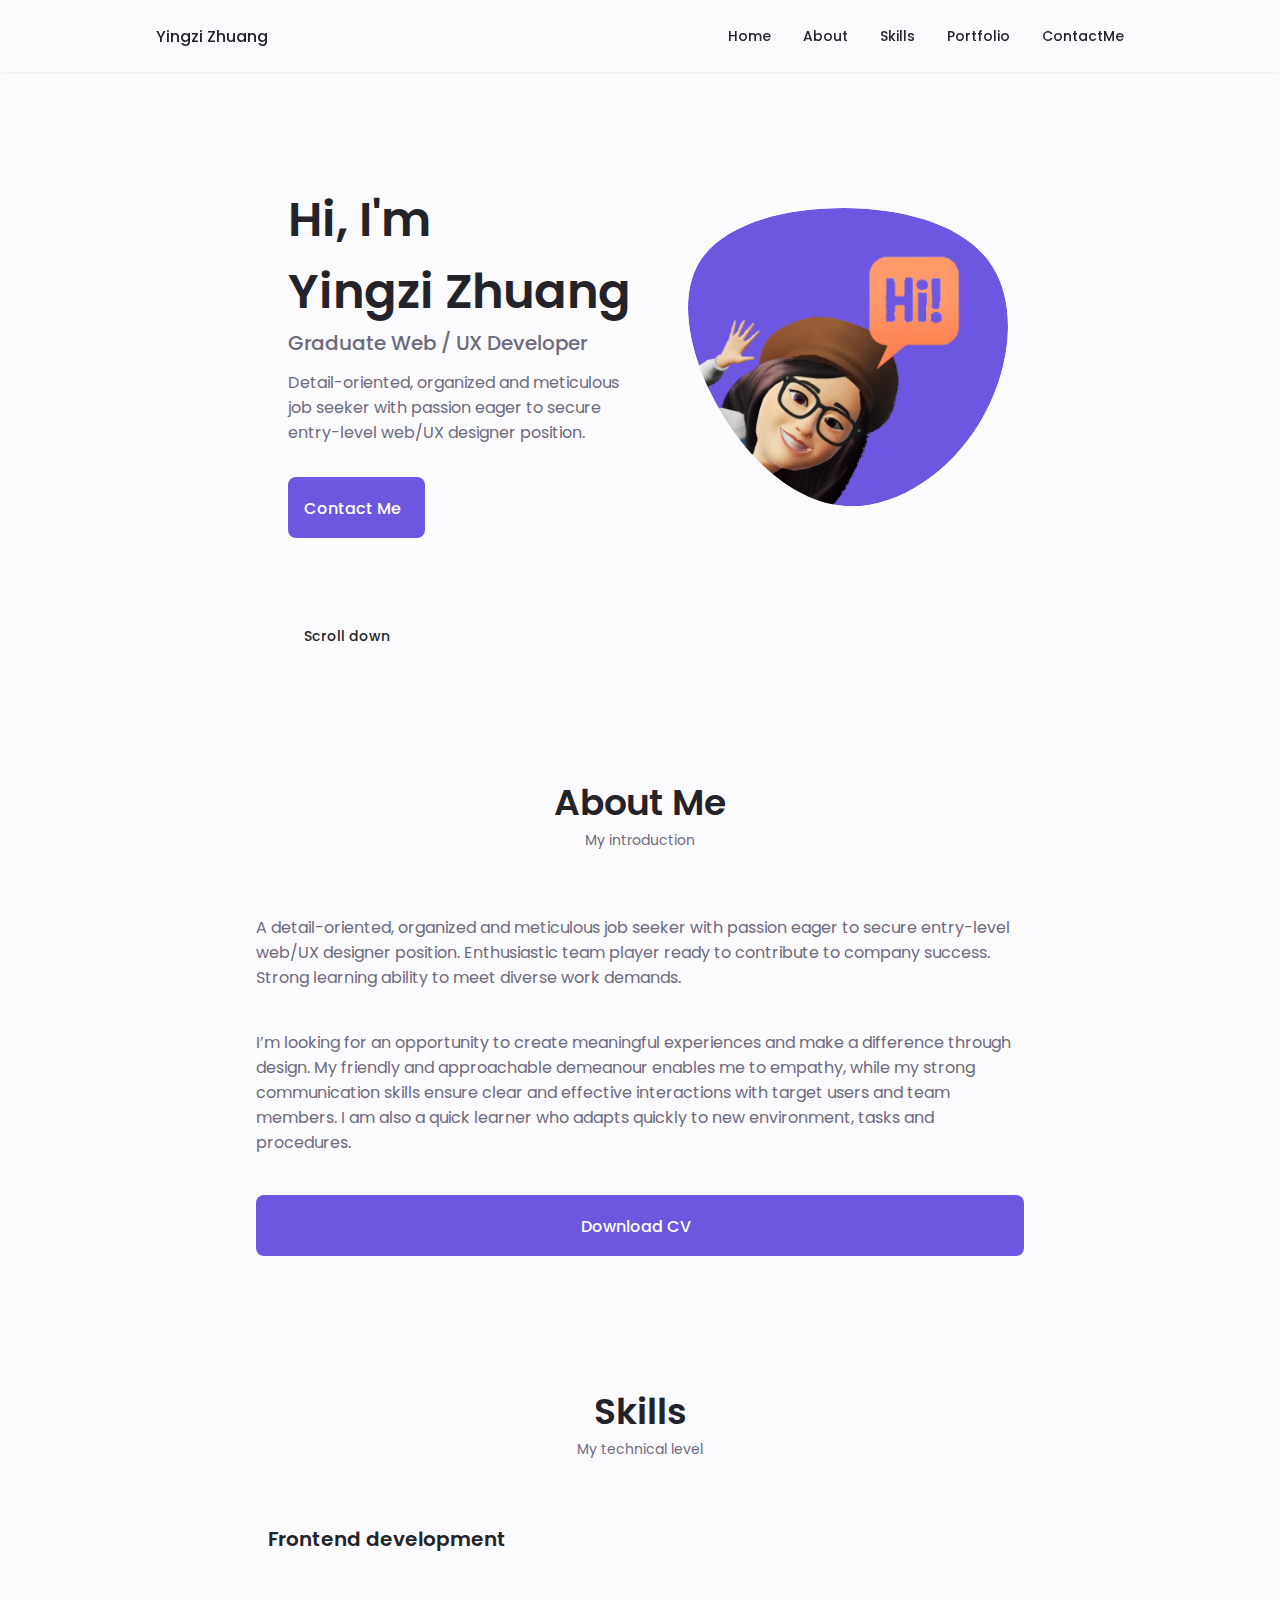
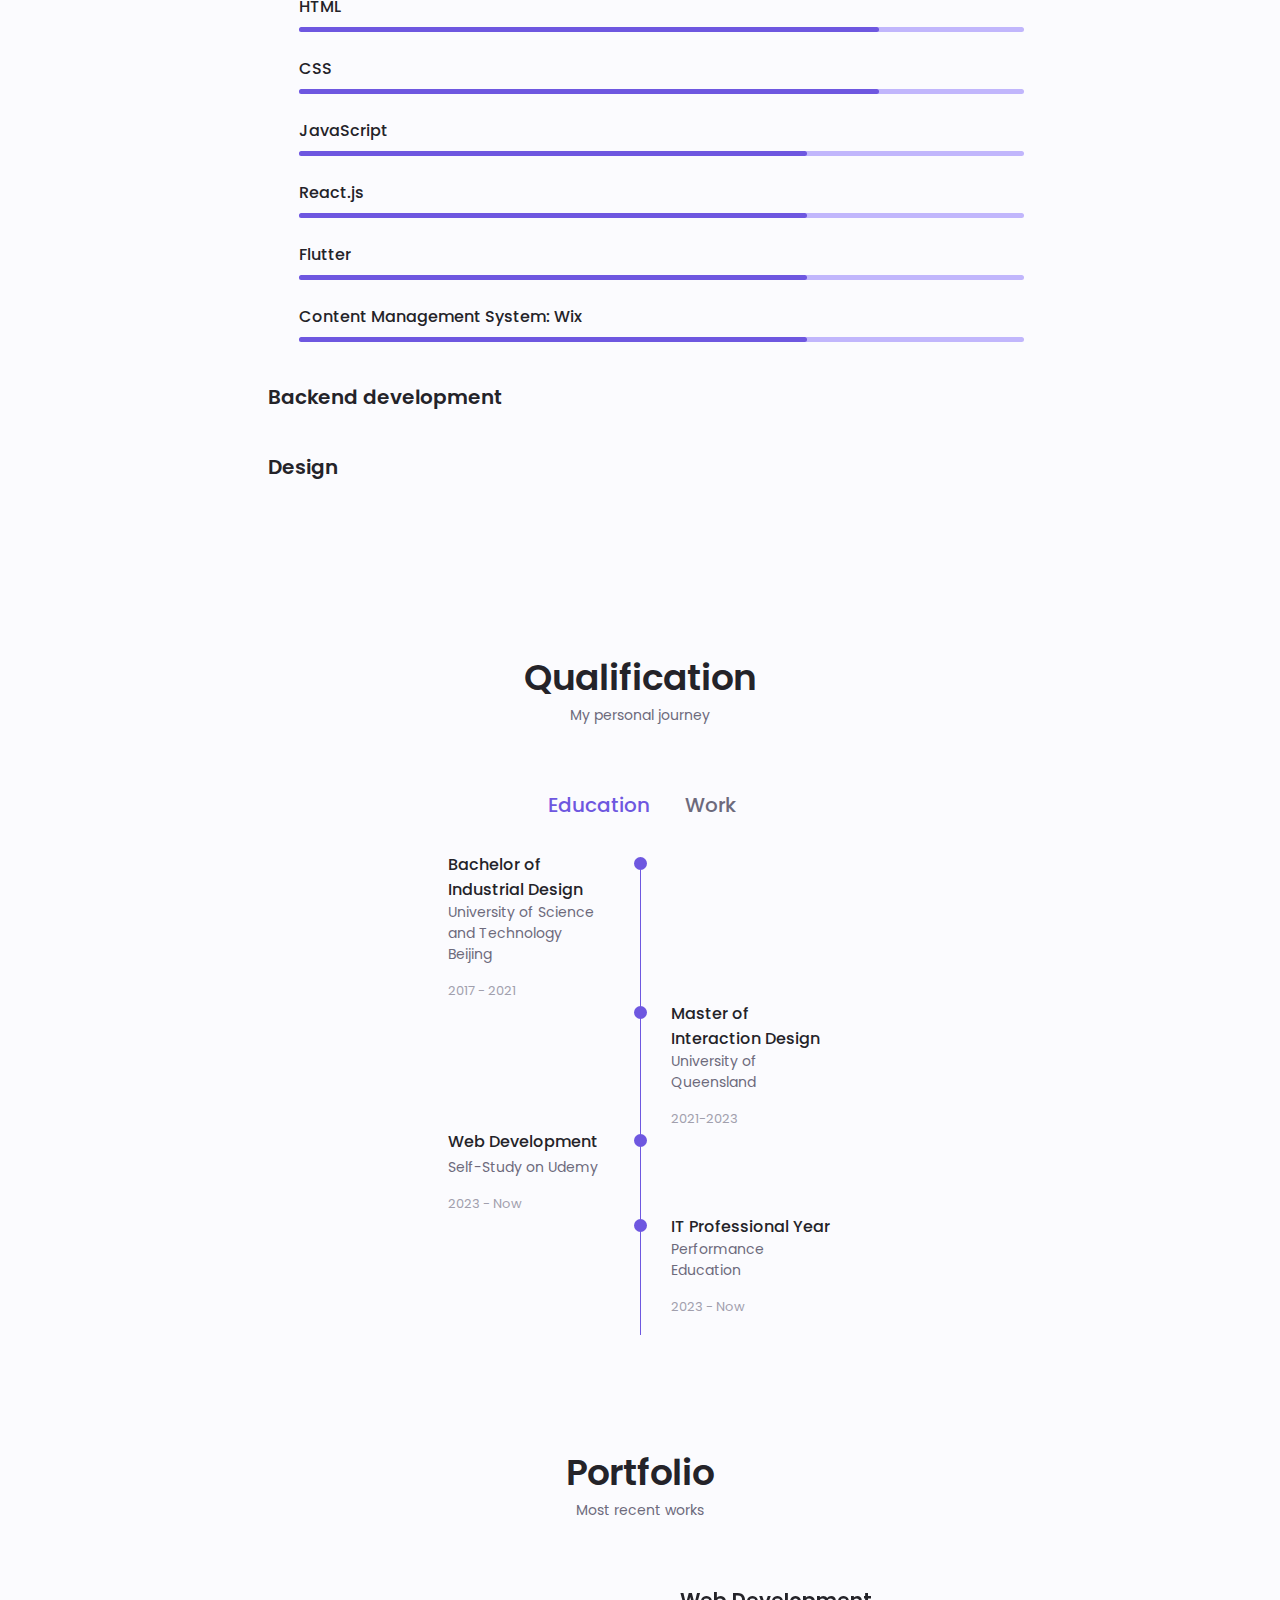
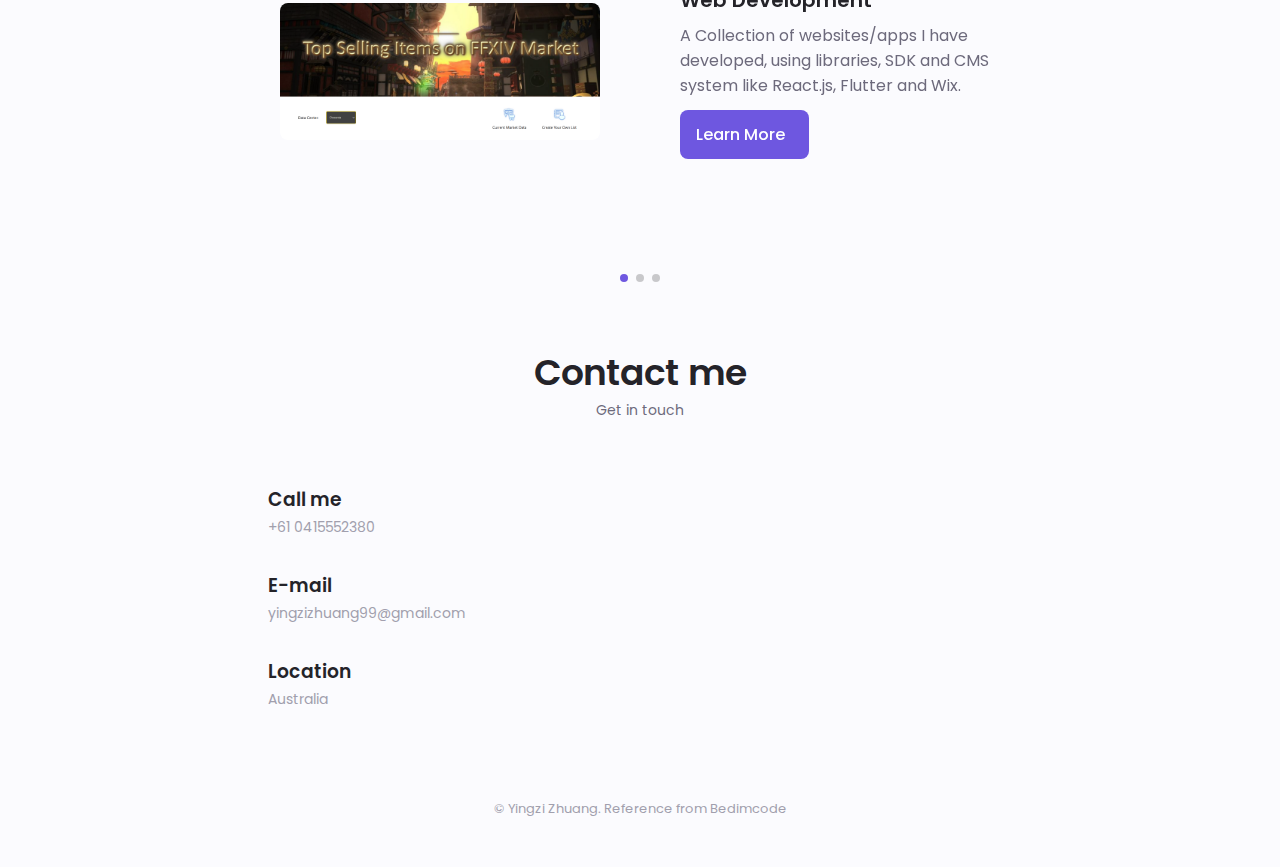
<file: index.html>
<!DOCTYPE html>
<html lang="en">
  <head>
    <meta charset="UTF-8" />
    <meta name="viewport" content="width=device-width, initial-scale=1.0" />
    <link rel="stylesheet" href="https://unicons.iconscout.com/release/v3.0.6/css/line.css"/>
    <!--==================== SWIPER CSS ====================-->
    <link rel="stylesheet" href="assets/css/swiper-bundle.min.css" />
    <link rel="shortcut icon" href="favicon.ico">
    <!--==================== CSS ====================-->
    <link rel="stylesheet" href="assets/css/styles.css" />

    <title>Yingzi Zhuang Portfolio</title>
  </head>
  <body>
    <!--==================== HEADER ====================-->
    <header class="header scroll-header" id="header">
      <nav class="nav container">
        <a href="#" class="nav__logo">Yingzi Zhuang</a>

        <div class="nav__menu" id="nav-menu">
          <ul class="nav__list grid">
            <li class="nav__item">
              <a href="#home" class="nav__link">
                <i class="uil uil-estate nav__icon"></i>
                <p i18n="home">Home</p>
              </a>
            </li>
            <li class="nav__item">
              <a href="#about" class="nav__link">
                <i class="uil uil-user nav__icon"></i>
                <p i18n="about">About</p>
              </a>
            </li>
            <li class="nav__item">
              <a href="#skills" class="nav__link">
                <i class="uil uil-file-alt nav__icon"></i>
                <p i18n="skills">Skills</p>
              </a>
            </li>
            <li class="nav__item">
              <a href="#portfolio" class="nav__link">
                <i class="uil uil-scenery nav__icon"></i>
                <p i18n="portfolio">Portfolio</p>
              </a>
            </li>
            <li class="nav__item">
              <a href="#contact" class="nav__link">
                <i class="uil uil-message nav__icon"></i>
                <p i18n="contact">ContactMe</p>
              </a>
            </li>
          </ul>
          <i class="uil uil-times nav__close" id="nav-close"></i>
        </div>

        <!-- <div class="nav__btns">
          <i class="uil uil-moon change-theme" id="theme-button"></i>
          <div class="nav__toggle" id="nav-toggle">
            <i class="uil uil-apps"></i>
          </div>
        </div> -->
      </nav>
    </header>

    <!--==================== MAIN ====================-->
    <main class="main">
      <!--==================== HOME ====================-->
      <section class="home section" id="home">
        <div class="home__container container grid">
          <div class="home__content grid">
            <div class="home__social">
                <svg
                  t="1674798484640"
                  viewBox="0 0 1024 1024"
                  version="1.1"
                  xmlns="http://www.w3.org/2000/svg"
                  p-id="2757"
                >
                  <path
                    d="M512 1024C229.222 1024 0 794.778 0 512S229.222 0 512 0s512 229.222 512 512-229.222 512-512 512z m259.149-568.883h-290.74a25.293 25.293 0 0 0-25.292 25.293l-0.026 63.206c0 13.952 11.315 25.293 25.267 25.293h177.024c13.978 0 25.293 11.315 25.293 25.267v12.646a75.853 75.853 0 0 1-75.853 75.853h-240.23a25.293 25.293 0 0 1-25.267-25.293V417.203a75.853 75.853 0 0 1 75.827-75.853h353.946a25.293 25.293 0 0 0 25.267-25.292l0.077-63.207a25.293 25.293 0 0 0-25.268-25.293H417.152a189.62 189.62 0 0 0-189.62 189.645V771.15c0 13.977 11.316 25.293 25.294 25.293h372.94a170.65 170.65 0 0 0 170.65-170.65V480.384a25.293 25.293 0 0 0-25.293-25.267z"
                    fill="hsl(250deg 69% 61%)"
                    p-id="2758"
                  ></path>
                </svg>
              </a>
              
                <!-- <i class="uil uil-dribbble"></i> -->
                <svg
                  t="1674801734735"
                  viewBox="0 0 1024 1024"
                  version="1.1"
                  xmlns="http://www.w3.org/2000/svg"
                  p-id="4124"
                >
                  <path
                    d="M777.514667 131.669333a53.333333 53.333333 0 0 1 0 75.434667L728.746667 255.829333h49.92A160 160 0 0 1 938.666667 415.872v320a160 160 0 0 1-160 160H245.333333A160 160 0 0 1 85.333333 735.872v-320a160 160 0 0 1 160-160h49.749334L246.4 207.146667a53.333333 53.333333 0 1 1 75.392-75.434667l113.152 113.152c3.370667 3.370667 6.186667 7.04 8.448 10.965333h137.088c2.261333-3.925333 5.12-7.68 8.490667-11.008l113.109333-113.152a53.333333 53.333333 0 0 1 75.434667 0z m1.152 231.253334H245.333333a53.333333 53.333333 0 0 0-53.205333 49.365333l-0.128 4.010667v320c0 28.117333 21.76 51.157333 49.365333 53.162666l3.968 0.170667h533.333334a53.333333 53.333333 0 0 0 53.205333-49.365333l0.128-3.968v-320c0-29.44-23.893333-53.333333-53.333333-53.333334z m-426.666667 106.666666c29.44 0 53.333333 23.893333 53.333333 53.333334v53.333333a53.333333 53.333333 0 1 1-106.666666 0v-53.333333c0-29.44 23.893333-53.333333 53.333333-53.333334z m320 0c29.44 0 53.333333 23.893333 53.333333 53.333334v53.333333a53.333333 53.333333 0 1 1-106.666666 0v-53.333333c0-29.44 23.893333-53.333333 53.333333-53.333334z"
                    fill="hsl(250deg 69% 61%)"
                    p-id="4125"
                  ></path>
                </svg>
              </a>
            </div>

            <div class="home__img">
              <svg
                class="home__blob"
                viewBox="0 0 200 187"
                xmlns="http://www.w3.org/2000/svg"
                xmlns:xlink="http://www.w3.org/1999/xlink"
              >
                <mask id="mask0" mask-type="alpha">
                  <path
                    d="M190.312 36.4879C206.582 62.1187 201.309 102.826 182.328 134.186C163.346 165.547 
                                130.807 187.559 100.226 186.353C69.6454 185.297 41.0228 161.023 21.7403 129.362C2.45775 
                                97.8511 -7.48481 59.1033 6.67581 34.5279C20.9871 10.1032 59.7028 -0.149132 97.9666 
                                0.00163737C136.23 0.303176 174.193 10.857 190.312 36.4879Z"
                  />
                </mask>
                <g mask="url(#mask0)">
                  <path
                    d="M190.312 36.4879C206.582 62.1187 201.309 102.826 182.328 134.186C163.346 
                                165.547 130.807 187.559 100.226 186.353C69.6454 185.297 41.0228 161.023 21.7403 
                                129.362C2.45775 97.8511 -7.48481 59.1033 6.67581 34.5279C20.9871 10.1032 59.7028 
                                -0.149132 97.9666 0.00163737C136.23 0.303176 174.193 10.857 190.312 36.4879Z"
                  />
                  <image
                    class="home__blob-img"
                    x="0"
                    y="20"
                    xlink:href="assets/img/avatar.png"
                  />
                </g>
              </svg>
            </div>

            <div class="home__data">
              <h1 class="home__title" i18n="home__title">
                Hi, I'm
              </h1>
              <h1 class="home__title" i18n="home__title">
                Yingzi Zhuang
              </h1>
              <h3 class="home__subtitle" i18n="home__subtitle">
                Graduate Web / UX Developer
              </h3>
              <p class="home__description" i18n="home__description">
                Detail-oriented, organized and meticulous job seeker with passion eager to secure entry-level web/UX designer position. 
              </p>
              <a href="#contact" class="button button-flex">
                <span i18n="home__contact">Contact Me</span>
                <i class="uil uil-message button__icon"></i>
              </a>
            </div>
          </div>
          <div class="home__scroll">
            <a href="#about" class="home__scroll-button button--flex">
              <i class="uil uil-mouse-alt-2 home__scroll-mouse"></i>
              <span class="home__scroll-name" i18n="home__scroll-name"
                >Scroll down</span
              >
              <i class="uil uil-arrow-down home__scroll-arrow"></i>
            </a>
          </div>
        </div>
      </section>

      <!--==================== ABOUT ====================-->
      <section class="about section" id="about">
        <h2 class="section__title" i18n="about__title">About Me</h2>
        <span class="section__subtitle" i18n="about__subtitle"
          >My introduction</span
        >
        <div class="about__container container">

          <div class="about__data">
            <p class="about__description" i18n="about__description">
              A detail-oriented, organized and meticulous job seeker with passion eager to secure entry-level web/UX designer position. Enthusiastic team player ready to contribute to company success.
Strong learning ability to meet diverse work demands. 
              
            </p>
            <p class="about__description" i18n="about__description">
              I’m looking for an opportunity to
create meaningful experiences and
make a difference through design. My friendly and approachable demeanour enables me to empathy, while my strong communication skills ensure clear and effective interactions with target users and team members. I am also a quick learner who adapts quickly to new environment, tasks and procedures.
            </p>
      </div>

          <div class="about__buttons">
              <a
                download=""
                href="assets/Yingzi Zhuang.pdf"
                class="button"
              >
                <span i18n="download">Download CV</span
                ><i class="uil uil-download-alt button__icon"></i>
              </a>
            </div>
        
      </section>

      <!--==================== SKILLS ====================-->
      <section class="skills section" id="skills">
        <h2 class="section__title" i18n="skills__title">Skills</h2>
        <span class="section__subtitle" i18n="skills__subtitle"
          >My technical level</span
        >

        <div class="skills__container container grid">
          <div>
            <!--==================== SKILLS 1 ====================-->
            <div class="skills__content skills__open">
              <div class="skills__header">
                <i class="uil uil-brackets-curly skills__icon"></i>

                <div>
                  <h1 class="skills__title" i18n="home__subtitle">
                    Frontend development
                  </h1>
                </div>

                <i class="uil uil-angle-down skills__arrow"></i>
              </div>

              <div class="skills__list grid">
                <div class="skills__data">
                  <div class="skills__titles">
                    <h3 class="skills__name">HTML</h3>
                   
                  </div>
                  <div class="skills__bar">
                    <div class="skills__percentage skills__html"></div>
                  </div>
                </div>

                <div class="skills__data">
                  <div class="skills__titles">
                    <h3 class="skills__name">CSS</h3>
                   
                  </div>
                  <div class="skills__bar">
                    <div class="skills__percentage skills__css"></div>
                  </div>
                </div>

                <div class="skills__data">
                  <div class="skills__titles">
                    <h3 class="skills__name">JavaScript</h3>
                    
                  </div>
                  <div class="skills__bar">
                    <div class="skills__percentage skills__js"></div>
                  </div>
                </div>

                <div class="skills__data">
                  <div class="skills__titles">
                    <h3 class="skills__name">React.js</h3>
                   
                  </div>
                  <div class="skills__bar">
                    <div class="skills__percentage skills__react"></div>
                  </div>
                </div>

                <div class="skills__data">
                  <div class="skills__titles">
                    <h3 class="skills__name">Flutter</h3>
                   
                  </div>
                  <div class="skills__bar">
                    <div class="skills__percentage skills__react"></div>
                  </div>
                </div>

                <div class="skills__data">
                  <div class="skills__titles">
                    <h3 class="skills__name">Content Management System: Wix</h3>
                   
                  </div>
                  <div class="skills__bar">
                    <div class="skills__percentage skills__react"></div>
                  </div>
                </div>
              </div>
            </div>

            <!--==================== SKILLS 2 ====================-->

            <div class="skills__content skills__close">
              <div class="skills__header">
                <i class="uil uil-server-network skills__icon"></i>

                <div>
                  <h1 class="skills__title" i18n="skills__title2">
                    Backend development
                  </h1>
          
                </div>

                <i class="uil uil-angle-down skills__arrow"></i>
              </div>

              <div class="skills__list grid">

                <div class="skills__data">
                  <div class="skills__titles">
                    <h3 class="skills__name">Node.js</h3>
                    
                  </div>
                  <div class="skills__bar">
                    <div class="skills__percentage skills__id"></div>
                  </div>
                </div>

                <div class="skills__data">
                  <div class="skills__titles">
                    <h3 class="skills__name">Python</h3>
                    
                  </div>
                  <div class="skills__bar">
                    <div class="skills__percentage skills__python"></div>
                  </div>
                </div>

                <div class="skills__data">
                  <div class="skills__titles">
                    <h3 class="skills__name">MongoDB</h3>
                    
                  </div>
                  <div class="skills__bar">
                    <div class="skills__percentage skills__mongo"></div>
                  </div>
                </div>

                <div class="skills__data">
                  <div class="skills__titles">
                    <h3 class="skills__name">MySQL</h3>
                    
                  </div>
                  <div class="skills__bar">
                    <div class="skills__percentage skills__mysql"></div>
                  </div>
                </div>

                <div class="skills__data">
                  <div class="skills__titles">
                    <h3 class="skills__name">REST API</h3>
                    
                  </div>
                  <div class="skills__bar">
                    <div class="skills__percentage skills__python"></div>
                  </div>
                </div>
                
                <div class="skills__data">
                  <div class="skills__titles">
                    <h3 class="skills__name">Git Version Control</h3>
                    
                  </div>
                  <div class="skills__bar">
                    <div class="skills__percentage skills__mongo"></div>
                  </div>
                </div>

                <div class="skills__data">
                  <div class="skills__titles">
                    <h3 class="skills__name">Webpack</h3>
                    
                  </div>
                  <div class="skills__bar">
                    <div class="skills__percentage skills__mongo"></div>
                  </div>
                </div>

              </div>
            </div>

            <!--==================== SKILLS 3 ====================-->

            <div class="skills__content skills__close">
              <div class="skills__header">
                <i class="uil uil-brush-alt skills__icon"></i>
                
                <div>
                  <h1 class="skills__title" i18n="skills__title2">
                    Design
                  </h1>
          
                </div>

                <i class="uil uil-angle-down skills__arrow"></i>
              </div>

              <div class="skills__list grid">

                <div class="skills__data">
                  <div class="skills__titles">
                    <h3 class="skills__name">Figma</h3>
                    
                  </div>
                  <div class="skills__bar">
                    <div class="skills__percentage skills__figma"></div>
                  </div>
                </div>

                <div class="skills__data">
                  <div class="skills__titles">
                    <h3 class="skills__name">Adobe Illustrator</h3>
                    
                  </div>
                  <div class="skills__bar">
                    <div class="skills__percentage skills__figma"></div>
                  </div>
                </div>

                <div class="skills__data">
                  <div class="skills__titles">
                    <h3 class="skills__name">Canvas</h3>
                    
                  </div>
                  <div class="skills__bar">
                    <div class="skills__percentage skills__figma"></div>
                  </div>
                </div>

                <div class="skills__data">
                  <div class="skills__titles">
                    <h3 class="skills__name">Adobe Photoshop</h3>
                    
                  </div>
                  <div class="skills__bar">
                    <div class="skills__percentage skills__ps"></div>
                  </div>
                </div>

                <div class="skills__data">
                  <div class="skills__titles">
                    <h3 class="skills__name">Adobe Indesign</h3>
                    
                  </div>
                  <div class="skills__bar">
                    <div class="skills__percentage skills__id"></div>
                  </div>
                </div>

                <div class="skills__data">
                  <h3 class="skills__name">User Research Methods: </h3>
                  <span class="skills_number">Ethnography, Diary Study, Photo Elicitation, Cultural Probes, Focus Groups, Utility Testing...</span>
                  <span></span>
                  <h3 class="skills__name">Project Management Methodologies and Tools</h3>
                  <span class="skills_number">Agile, Scrum, Asana, Trello, Confluence...</span>
                </div>

              </div>
            </div>
          </div>
        </div>
      </section>

      <!--==================== QUALIFICATION ====================-->
      <section class="qualification section">
        <h2 class="section__title" i18n="qualification__title">
          Qualification
        </h2>
        <span class="section__subtitle" i18n="qualification__subtitle"
          >My personal journey</span
        >
        <div class="qualification__container container">
          <div class="qualification__tabs">
            <div
              class="qualification__button button--flex qualification__active"
              data-target="#education"
            >
              <i class="uil uil-graduation-cap qualification__icon"></i>
              <span i18n="education">Education</span>
            </div>

            <div class="qualification__button button--flex" data-target="#work">
              <i class="uil uil-briefcase-alt qualification__icon"></i>
              <span i18n="work">Work</span>
            </div>
          </div>
          <div class="qualification__sections">
            <!--==================== QUALIFICATION CONTENT 1 ====================-->
            <div
              class="qualification__content qualification__active"
              data-content
              id="education"
            >
              <!--==================== QUALIFICATION 1 ====================-->
              <div class="qualification__data">
                <div>
                  <h3 class="qualification__title" i18n="qualification1__title">
                    Bachelor of Industrial Design
                  </h3>
                  <span
                    class="qualification__subtitle"
                    i18n="qualification1__subtitle"
                    >University of Science and Technology Beijing</span
                  >
                  <div class="qualification__calendar">
                    <i class="uil uil-calendar-alt"></i>
                    2017 - 2021
                  </div>
                </div>

                <div>
                  <span class="qualification__rounder"></span>
                  <span class="qualification__line"></span>
                </div>
              </div>
              <!--==================== QUALIFICATION 2 ====================-->
              <div class="qualification__data">
                <div></div>
                <div>
                  <span class="qualification__rounder"></span>
                  <span class="qualification__line"></span>
                </div>

                <div>
                  <h3 class="qualification__title" i18n="qualification2__title">
                    Master of Interaction Design
                  </h3>
                  <span
                    class="qualification__subtitle"
                    i18n="qualification2__subtitle"
                    >University of Queensland</span
                  >
                  <div class="qualification__calendar">
                    <i class="uil uil-calendar-alt"></i>
                    2021-2023
                  </div>
                </div>
              </div>
              <!--==================== QUALIFICATION 3 ====================-->
              <div class="qualification__data">
                <div>
                  <h3 class="qualification__title" i18n="qualification3__title">
                    Web Development
                  </h3>
                  <span
                    class="qualification__subtitle"
                    i18n="qualification3__subtitle"
                    >Self-Study on Udemy</span
                  >
                  <div class="qualification__calendar">
                    <i class="uil uil-calendar-alt"></i>
                    2023 - Now
                  </div>
                 
                </div>
                 <div>
                    <span class="qualification__rounder"></span>
                    <span class="qualification__line"></span>
                  </div>
              </div>
              

                 <!--==================== QUALIFICATION 4 ====================-->
              <div class="qualification__data">
                <div></div>
                <div>
                  <span class="qualification__rounder"></span>
                  <span class="qualification__line"></span>
                </div>

                <div>
                  <h3 class="qualification__title" i18n="qualification1__title">
                    IT Professional Year
                  </h3>
                  <span
                    class="qualification__subtitle"
                    i18n="qualification1__subtitle"
                    >Performance Education</span
                  >
                  <div class="qualification__calendar">
                    <i class="uil uil-calendar-alt"></i>
                    2023 - Now
                  </div>
                </div>
              </div>

              </div>
          
            
            <!--==================== QUALIFICATION CONTENT 1 ====================-->
            <div
              class="qualification__content"
              data-content
              id="work"
            >
              <!--==================== QUALIFICATION 1 ====================-->
              <div class="qualification__data">
                <div>
                  <h3 class="qualification__title" i18n="qualification1__title">
                    UX Designer Internship
                  </h3>
                  <span
                    class="qualification__subtitle"
                    i18n="qualification1__subtitle"
                    >Caipo Technology Education, China</span
                  >
                  <div class="qualification__calendar">
                    <i class="uil uil-calendar-alt"></i>
                    06/2020 - 10/2020
                  </div>
                </div>

                <div>
                  <span class="qualification__rounder"></span>
                  <span class="qualification__line"></span>
                </div>
              </div>
              <!--==================== QUALIFICATION 2 ====================-->
              <div class="qualification__data">
                <div></div>
                <div>
                  <span class="qualification__rounder"></span>
                  <span class="qualification__line"></span>
                </div>

                <div>
                  <h3 class="qualification__title" i18n="qualification2__title">
                    Web Developer Intern
                  </h3>
                  <span
                    class="qualification__subtitle"
                    i18n="qualification2__subtitle"
                    >Mastery Institute Australia</span
                  >
                  <div class="qualification__calendar">
                    <i class="uil uil-calendar-alt"></i>
                    07/2024 - Now
                  </div>
                </div>
              </div>
              

              </div>
          </div>
        </div>
      
          
        
            
      </section>

      <!--==================== PORTFOLIO ====================-->
      <section class="portfolio section" id="portfolio">
        <h2 class="section__title" i18n="portfolio__title">Portfolio</h2>
        <span class="section__subtitle" i18n="portfolio__subtitle"
          >Most recent works</span
        >

        <div class="portfolio__container container swiper-container">
          <div class="swiper-wrapper">
             <!--==================== PORTFOLIO Web ====================-->

            <div class="portfolio__content grid swiper-slide">
              <img
                src="assets/img/portfolio6.png"
                alt="image for ffxiv market tracker"
                class="portfolio__img"
              />

              <div class="portfolio_">
                <h3 class="portfolio__title" i18n="portfolio2__title">
                  Web Development
                </h3>
                
                <p
                  class="portfolio__description"
                  i18n="portfolio2__description"
                >
                A Collection of websites/apps I have developed, using libraries, SDK and CMS system like React.js, Flutter and Wix.
                </p>
                <a
                  href="portfolio_web.html"
                  target="_blank"
                  class="button button--flex button--small portfolio__button"
                >
                  Learn More
                  <i class="uil uil-arrow-right button__icon"></i>
                </a>
                
              </div>
            </div>

             

            <!--==================== PORTFOLIO 4 ====================-->

            <div class="portfolio__content grid swiper-slide">
              <img
                src="assets/img/ux.png"
                alt=""
                class="portfolio__img"
              />

              <div class="portfolio_">
                <h3 class="portfolio__title" i18n="portfolio3__title">
                  UX Design
                </h3>

                <p
                  class="portfolio__description"
                  i18n="portfolio3__description"
                >

                  A Collection of UX Design and UX Writing
                  
                </p>
                <a
                  href="ux_design.html"
                  target="_blank"
                  class="button button--flex button--small portfolio__button"
                >
                  Learn More
                  <i class="uil uil-arrow-right button__icon"></i>
                </a>
              </div>
            </div>
            
   

            

            <!--==================== PORTFOLIO 3 ====================-->

            <div class="portfolio__content grid swiper-slide">
              <img
                src="assets/img/portfolio3.png"
                alt=""
                class="portfolio__img"
              />

              <div class="portfolio_">
                <h3 class="portfolio__title" i18n="portfolio3__title">
                  Graphic Design / Other
                </h3>

                <h4 class="portfolio__subtitle" i18n="portfolio1__title">
                  Individual Project
                </h4>

                <p
                  class="portfolio__description"
                  i18n="portfolio3__description"
                >
                  A Collection of Graphic and Installation Design, using tools like Adobe Photoshop, Illustrator, InDesign, Canva, 3D Modeling and Printing
                </p>
                <a
                  href="portfolio3.html"
                  target="_blank"
                  class="button button--flex button--small portfolio__button"
                >
                  Learn More
                  <i class="uil uil-arrow-right button__icon"></i>
                </a>
              </div>
            </div>
          </div>
          <!-- add arrows-->
          <!-- <div class="swiper-button-next">
            <i class="uil uil-angle-right-b swiper-portfolio-icon"></i>
          </div>

          <div class="swiper-button-prev">
            <i class="uil uil-angle-left-b swiper-portfolio-icon"></i>
          </div> -->

          <!-- Add Pagination -->
          <div class="swiper-pagination"></div>
        </div>
      </section>

      <!--==================== CONTACT ME ====================-->
      <section class="contact section" id="contact">
        <h2 class="section__title" i18n="contact__title">Contact me</h2>
        <span class="section__subtitle" i18n="contact__subtitle"
          >Get in touch</span
        >

        <div class="contact__container container grid">
          <div>
            <div class="contact__information">
              <i class="uil uil-phone-alt contact__icon"></i>

              <div>
                <h3 class="contact__title" i18n="tel">Call me</h3>
                <span class="contact__subtitle" i18n="tel__number"
                  >+61 0415552380</span
                >
              </div>
            </div>

            <div class="contact__information">
              <i class="uil uil-envelope contact__icon"></i>

              <div>
                <h3 class="contact__title" i18n="email">E-mail</h3>
                <span class="contact__subtitle" i18n="email__address"
                  >yingzizhuang99@gmail.com</span
                >
              </div>
            </div>

            <div class="contact__information">
              <i class="uil uil-map-marker contact__icon"></i>

              <div>
                <h3 class="contact__title" i18n="location">Location</h3>
                <span class="contact__subtitle" i18n="location__detail"
                  >Australia</span
                >
              </div>
            </div>
          </div>
        </div>
      </section>
    </main>

    <!--==================== FOOTER ====================-->
    <footer>
        <p class="footer__copy">
          &#169; Yingzi Zhuang. Reference from
          <a
            class="footer__copy"
            href="https://www.youtube.com/c/Bedimcode"
            target="_blank"
            >Bedimcode</a
          >
        </p>
      
    </footer>

    <!--==================== SCROLL TOP ====================-->
    <a href="#" class="scrollup" id="scroll-up">
      <i class="uil uil-arrow-up scrollup__icon"></i>
    </a>
    <!--==================== SWIPER JS ====================-->
    <script src="assets/js/swiper-bundle.min.js"></script>

    <!-- iconfont JS -->
    <script src="assets/js/iconfont.js"></script>
    <!-- jquery -->
    <script src="https://apps.bdimg.com/libs/jquery/2.1.4/jquery.min.js"></script>
    <script src="assets/js/jquery.i18n.min.js"></script>
    <!--==================== MAIN JS ====================-->
    <script src="assets/js/main.js"></script>

    
  </body>
</html>
</file>
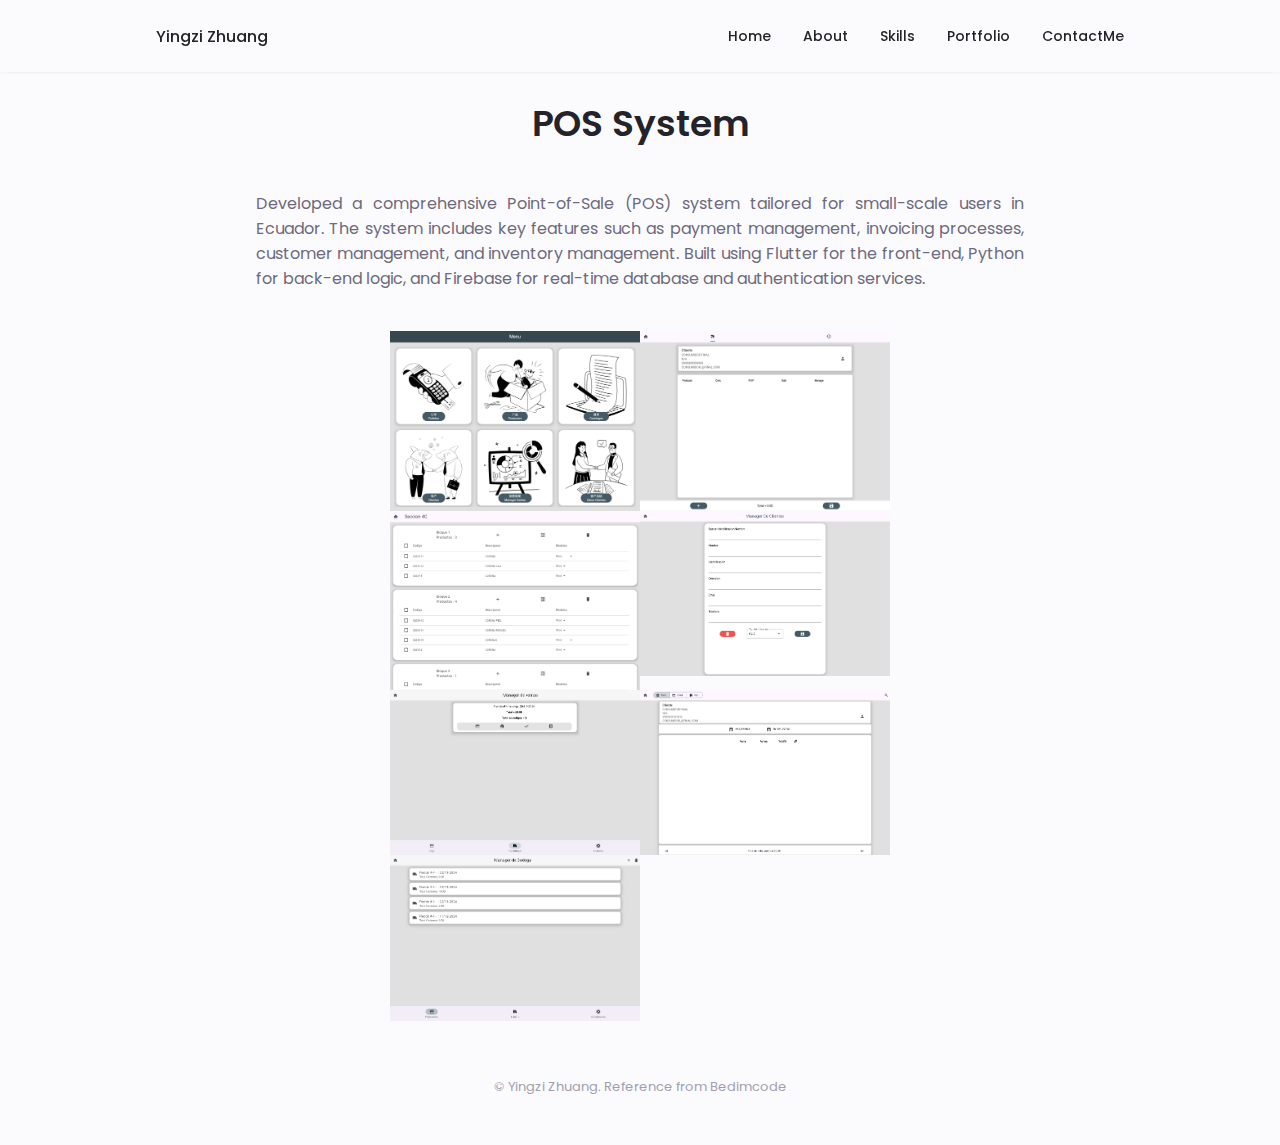
<file: flutter_pos.html>
<!DOCTYPE html>
<html lang="en">

<head>
    <meta charset="UTF-8" />
    <meta name="viewport" content="width=device-width, initial-scale=1.0" />
    <link rel="stylesheet" href="https://unicons.iconscout.com/release/v3.0.6/css/line.css" />
    <link rel="shortcut icon" href="favicon.ico">
  </head>

    <!--==================== SWIPER CSS ====================-->
    <link rel="stylesheet" href="assets/css/swiper-bundle.min.css" />

    <!--==================== CSS ====================-->
    <link rel="stylesheet" href="assets/css/styles.css" />

    <title>POS System</title>
</head>

<body>
    <!--==================== HEADER ====================-->
    <header class="header scroll-header" id="header">
        <nav class="nav container">
            <a href="index.html" class="nav__logo">Yingzi Zhuang</a>

            <div class="nav__menu" id="nav-menu">
                <ul class="nav__list grid">
                    <li class="nav__item">
                        <a href="index.html" class="nav__link">
                            <i class="uil uil-estate nav__icon"></i>
                            <p i18n="home">Home</p>
                        </a>
                    </li>
                    <li class="nav__item">
                        <a href="index.html#about" class="nav__link">
                            <i class="uil uil-user nav__icon"></i>
                            <p i18n="about">About</p>
                        </a>
                    </li>
                    <li class="nav__item">
                        <a href="index.html#skills" class="nav__link">
                            <i class="uil uil-file-alt nav__icon"></i>
                            <p i18n="skills">Skills</p>
                        </a>
                    </li>
                    <li class="nav__item">
                        <a href="index.html#portfolio" class="nav__link">
                            <i class="uil uil-scenery nav__icon"></i>
                            <p i18n="portfolio">Portfolio</p>
                        </a>
                    </li>
                    <li class="nav__item">
                        <a href="index.html#contact" class="nav__link">
                            <i class="uil uil-message nav__icon"></i>
                            <p i18n="contact">ContactMe</p>
                        </a>
                    </li>
                </ul>
                <i class="uil uil-times nav__close" id="nav-close"></i>
            </div>

            <!-- <div class="nav__btns">
          <i class="uil uil-moon change-theme" id="theme-button"></i>
          <div class="nav__toggle" id="nav-toggle">
            <i class="uil uil-apps"></i>
          </div>
        </div> -->
        </nav>
    </header>

    <!--==================== Content ====================-->
    <main class="doggie-main">
        <section class="section">
            
                <h2 class="section__title">POS System</h2>
             
                <div>
                    <div class="about__container container">
                        <p class="doggie__description" i18n="about__description">
                          Developed a comprehensive Point-of-Sale (POS) system tailored for small-scale users in Ecuador. The system includes key features such as payment management, 
                          invoicing processes, customer management, and inventory management. Built using Flutter for the front-end, Python for back-end logic,
                          and Firebase for real-time database and authentication services.
                        </p>
                    </div>
                    
                    <div class="portfolio__container doggie__container">

                        <div class="merald__container">
                            <img src="assets/img/pos_01.png">
                            <img src="assets/img/pos_02.png">
                            <img src="assets/img/pos_03.png">
                            <img src="assets/img/pos_04.png">
                            <img src="assets/img/pos_05.png">
                            <img src="assets/img/pos_06.png">
                            <img src="assets/img/pos_07.png">
                        </div>
                        
                     </div>
                    
                </div>

        </section>
                
          



    </main>

    <!--==================== FOOTER ====================-->
    <footer>
      <p class="footer__copy">
        &#169; Yingzi Zhuang. Reference from
        <a
          class="footer__copy"
          href="https://www.youtube.com/c/Bedimcode"
          target="_blank"
          >Bedimcode</a
        >
      </p>
    
  </footer>
    <!--==================== SCROLL TOP ====================-->
    <a href="#" class="scrollup" id="scroll-up">
        <i class="uil uil-arrow-up scrollup__icon"></i>
    </a>
    <!--==================== SWIPER JS ====================-->
    <script src="assets/js/swiper-bundle.min.js"></script>

    <!-- iconfont JS -->
    <script src="assets/js/iconfont.js"></script>
    <!-- jquery -->
    <script src="https://apps.bdimg.com/libs/jquery/2.1.4/jquery.min.js"></script>
    <script src="assets/js/jquery.i18n.min.js"></script>
    <!--==================== MAIN JS ====================-->
    <script src="assets/js/main.js"></script>
    <script src="https://cdn.jsdelivr.net/npm/bootstrap@5.3.0-alpha1/dist/js/bootstrap.bundle.min.js" integrity="sha384-w76AqPfDkMBDXo30jS1Sgez6pr3x5MlQ1ZAGC+nuZB+EYdgRZgiwxhTBTkF7CXvN" crossorigin="anonymous"></script>
  
</body>

</html>
</file>
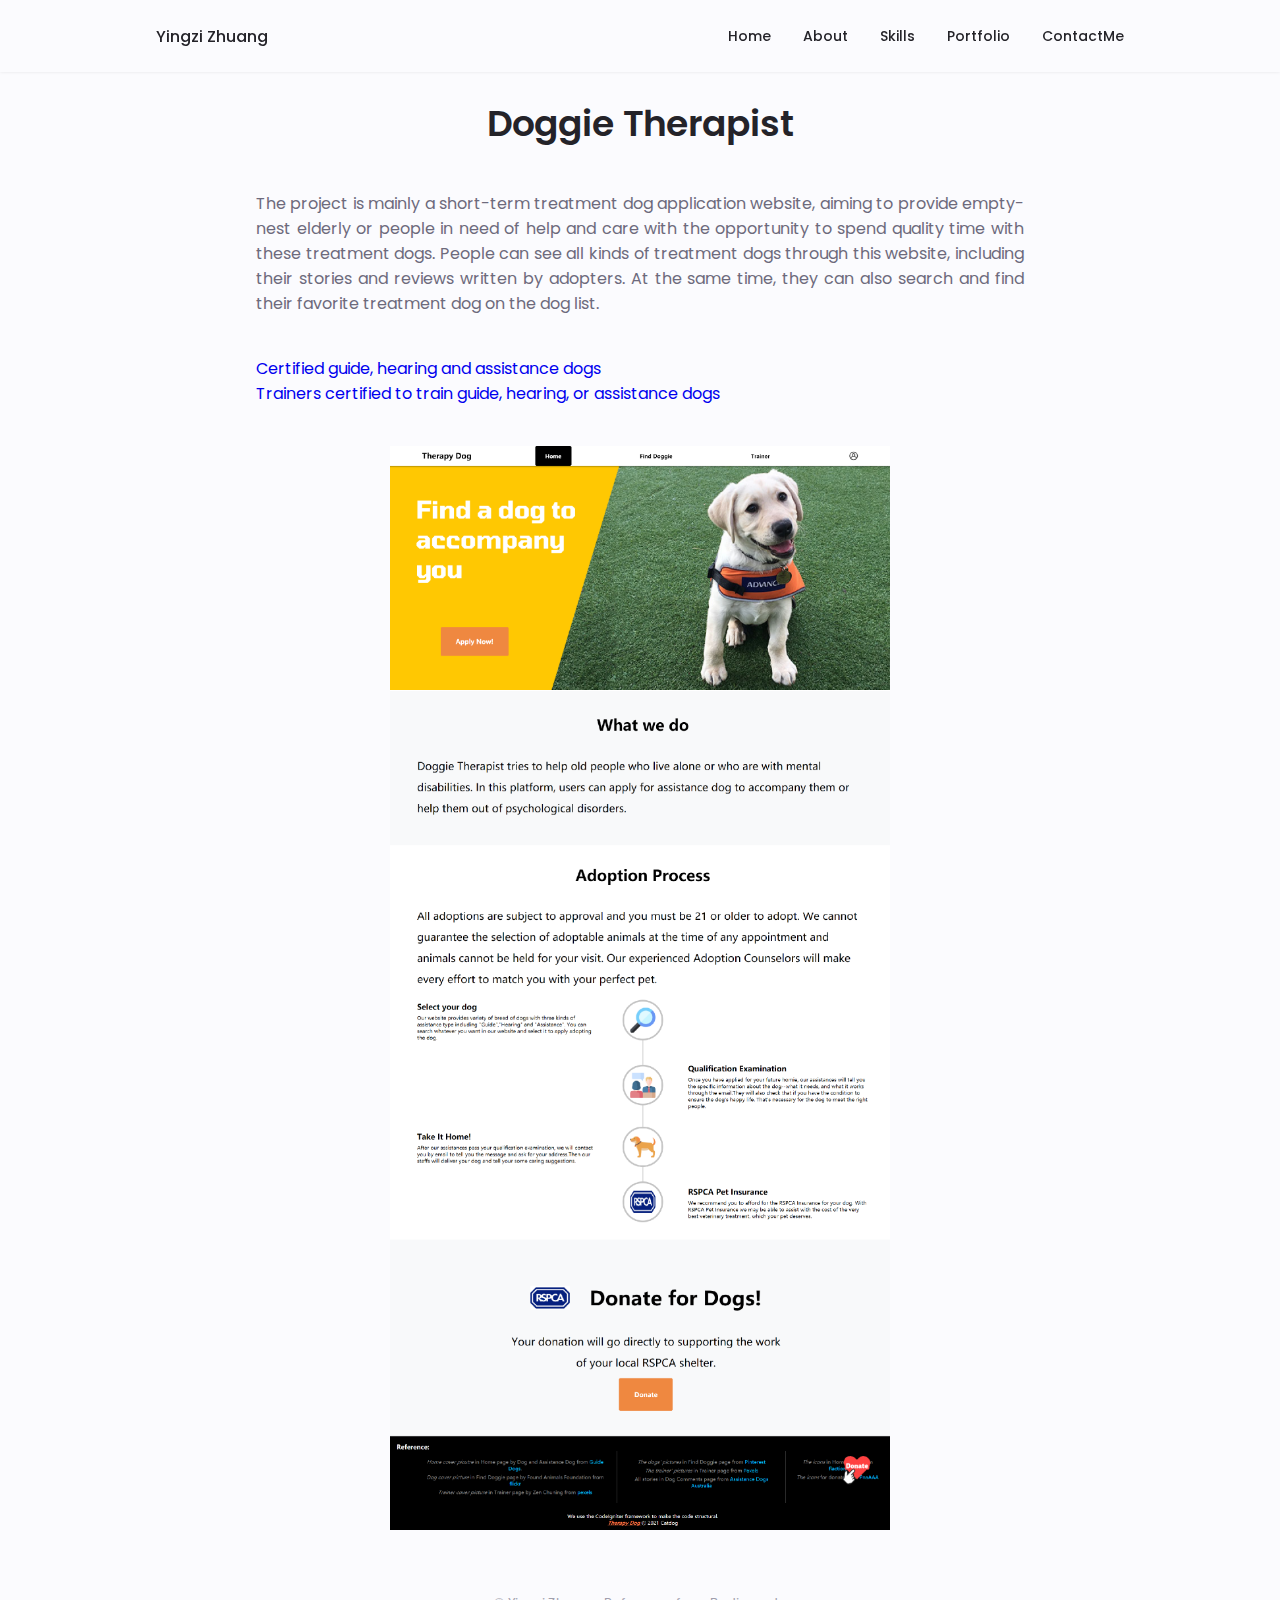
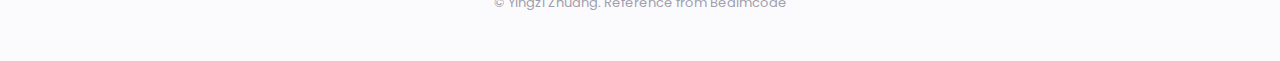
<file: portfolio1.html>
<!DOCTYPE html>
<html lang="en">

<head>
    <meta charset="UTF-8" />
    <meta name="viewport" content="width=device-width, initial-scale=1.0" />
    <link rel="stylesheet" href="https://unicons.iconscout.com/release/v3.0.6/css/line.css" />
    <link rel="shortcut icon" href="favicon.ico">
  </head>

    <!--==================== SWIPER CSS ====================-->
    <link rel="stylesheet" href="assets/css/swiper-bundle.min.css" />

    <!--==================== CSS ====================-->
    <link rel="stylesheet" href="assets/css/styles.css" />

    <title>Doggie Therapist</title>
</head>

<body>
    <!--==================== HEADER ====================-->
    <header class="header scroll-header" id="header">
        <nav class="nav container">
            <a href="index.html" class="nav__logo">Yingzi Zhuang</a>

            <div class="nav__menu" id="nav-menu">
                <ul class="nav__list grid">
                    <li class="nav__item">
                        <a href="index.html" class="nav__link">
                            <i class="uil uil-estate nav__icon"></i>
                            <p i18n="home">Home</p>
                        </a>
                    </li>
                    <li class="nav__item">
                        <a href="index.html #about" class="nav__link">
                            <i class="uil uil-user nav__icon"></i>
                            <p i18n="about">About</p>
                        </a>
                    </li>
                    <li class="nav__item">
                        <a href="index.html #skills" class="nav__link">
                            <i class="uil uil-file-alt nav__icon"></i>
                            <p i18n="skills">Skills</p>
                        </a>
                    </li>
                    <li class="nav__item">
                        <a href="index.html #portfolio" class="nav__link">
                            <i class="uil uil-scenery nav__icon"></i>
                            <p i18n="portfolio">Portfolio</p>
                        </a>
                    </li>
                    <li class="nav__item">
                        <a href="index.html #contact" class="nav__link">
                            <i class="uil uil-message nav__icon"></i>
                            <p i18n="contact">ContactMe</p>
                        </a>
                    </li>
                </ul>
                <i class="uil uil-times nav__close" id="nav-close"></i>
            </div>

            <!-- <div class="nav__btns">
          <i class="uil uil-moon change-theme" id="theme-button"></i>
          <div class="nav__toggle" id="nav-toggle">
            <i class="uil uil-apps"></i>
          </div>
        </div> -->
        </nav>
    </header>

    <!--==================== Content ====================-->
    <main class="doggie-main">
        <section class="section">
            
                <h2 class="section__title">Doggie Therapist</h2>
                <div>
                    <div class="about__container container">
                        <p class="doggie__description" i18n="about__description">
                            The project is mainly a short-term treatment dog application website, aiming to provide
                            empty-nest elderly or people in need of help and care with the opportunity to spend quality time
                            with these treatment dogs.
                            People can see all kinds of treatment dogs through this website, including their stories and
                            reviews written by adopters.
                            At the same time, they can also search and find their favorite treatment dog on the dog list.
                        </p>
                        
                        <p><a href="https://www.data.qld.gov.au/dataset/guide-hearing-and-assistance-dogs/resource/72e5dadb-c5a1-444e-ae04-95395e7c031f"
                                class="about__description database__link">
                                Certified guide, hearing and assistance dogs
                            </a></p>
    
                        <p><a href="https://www.data.qld.gov.au/dataset/guide-hearing-and-assistance-dogs/resource/c640bd72-26a7-486f-b997-1b586bd17726"
                                class="about__description database__link">
                                Trainers certified to train guide, hearing, or assistance dogs
                            </a></p>
                    </div>
                    
                    <div class="portfolio__container doggie__container">
                        <!-- Additional required wrapper -->
                        <div class="swiper-wrapper">
                          <!-- Slides -->
                          <div class="swiper-slide"><img src="assets/img/doggie_home.png"></div>
                          <div class="swiper-slide"><img src="assets/img/doggie_select.png"></div>
                          <div class="swiper-slide"><img src="assets/img/doggie_trainer.png"></div>
                          <div class="swiper-slide"><img src="assets/img/doggie_profile.png"></div>
                          
                        </div>
                      
                      </div>
                    
                    
                </div>
                
          



    </main>

    <!--==================== FOOTER ====================-->
    <footer>
        <p class="footer__copy">
          &#169; Yingzi Zhuang. Reference from
          <a
            class="footer__copy"
            href="https://www.youtube.com/c/Bedimcode"
            target="_blank"
            >Bedimcode</a
          >
        </p>
      
    </footer>
    
    <!--==================== SCROLL TOP ====================-->
    <a href="#" class="scrollup" id="scroll-up">
        <i class="uil uil-arrow-up scrollup__icon"></i>
    </a>
    <!--==================== SWIPER JS ====================-->
    <script src="assets/js/swiper-bundle.min.js"></script>

    <!-- iconfont JS -->
    <script src="assets/js/iconfont.js"></script>
    <!-- jquery -->
    <script src="https://apps.bdimg.com/libs/jquery/2.1.4/jquery.min.js"></script>
    <script src="assets/js/jquery.i18n.min.js"></script>
    <!--==================== MAIN JS ====================-->
    <script src="assets/js/main.js"></script>
    <script src="https://cdn.jsdelivr.net/npm/bootstrap@5.3.0-alpha1/dist/js/bootstrap.bundle.min.js" integrity="sha384-w76AqPfDkMBDXo30jS1Sgez6pr3x5MlQ1ZAGC+nuZB+EYdgRZgiwxhTBTkF7CXvN" crossorigin="anonymous"></script>
  
</body>

</html>
</file>
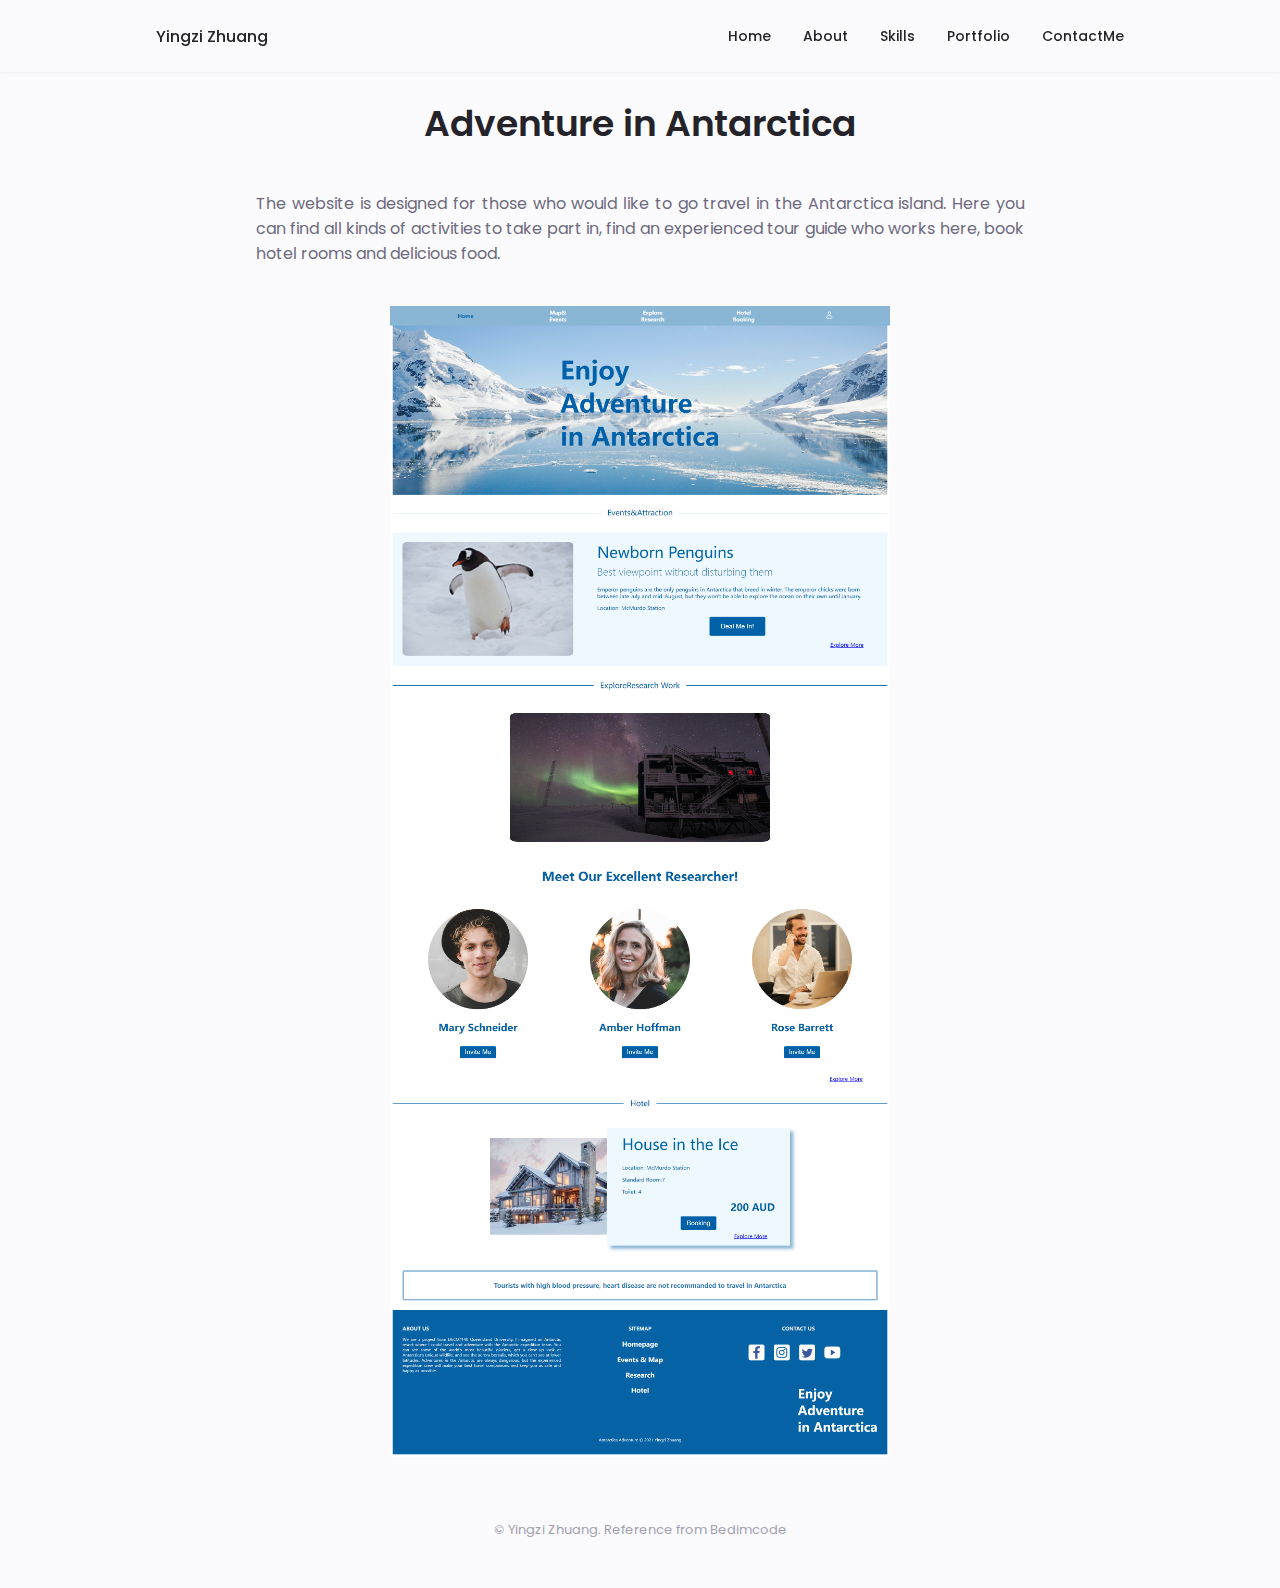
<file: portfolio2.html>
<!DOCTYPE html>
<html lang="en">

<head>
    <meta charset="UTF-8" />
    <meta name="viewport" content="width=device-width, initial-scale=1.0" />
    <link rel="stylesheet" href="https://unicons.iconscout.com/release/v3.0.6/css/line.css" />
    <link rel="shortcut icon" href="favicon.ico">
  </head>

    <!--==================== SWIPER CSS ====================-->
    <link rel="stylesheet" href="assets/css/swiper-bundle.min.css" />

    <!--==================== CSS ====================-->
    <link rel="stylesheet" href="assets/css/styles.css" />

    <title>Adventure in Antarctica</title>
</head>

<body>
    <!--==================== HEADER ====================-->
    <header class="header scroll-header" id="header">
        <nav class="nav container">
            <a href="index.html" class="nav__logo">Yingzi Zhuang</a>

            <div class="nav__menu" id="nav-menu">
                <ul class="nav__list grid">
                    <li class="nav__item">
                        <a href="index.html" class="nav__link">
                            <i class="uil uil-estate nav__icon"></i>
                            <p i18n="home">Home</p>
                        </a>
                    </li>
                    <li class="nav__item">
                        <a href="index.html #about" class="nav__link">
                            <i class="uil uil-user nav__icon"></i>
                            <p i18n="about">About</p>
                        </a>
                    </li>
                    <li class="nav__item">
                        <a href="index.html #skills" class="nav__link">
                            <i class="uil uil-file-alt nav__icon"></i>
                            <p i18n="skills">Skills</p>
                        </a>
                    </li>
                    <li class="nav__item">
                        <a href="index.html #portfolio" class="nav__link">
                            <i class="uil uil-scenery nav__icon"></i>
                            <p i18n="portfolio">Portfolio</p>
                        </a>
                    </li>
                    <li class="nav__item">
                        <a href="index.html #contact" class="nav__link">
                            <i class="uil uil-message nav__icon"></i>
                            <p i18n="contact">ContactMe</p>
                        </a>
                    </li>
                </ul>
                <i class="uil uil-times nav__close" id="nav-close"></i>
            </div>

            <!-- <div class="nav__btns">
          <i class="uil uil-moon change-theme" id="theme-button"></i>
          <div class="nav__toggle" id="nav-toggle">
            <i class="uil uil-apps"></i>
          </div>
        </div> -->
        </nav>
    </header>

    <!--==================== Content ====================-->
    <main class="doggie-main">
        <section class="section">
            
                <h2 class="section__title">Adventure in Antarctica</h2>
                <div>
                    <div class="about__container container">
                        <p class="doggie__description" i18n="about__description">
                          The website is designed for those who would like to go travel in the Antarctica island. Here you can find all kinds of activities to take part in, find an experienced tour guide who works here, book hotel rooms and delicious food.
                        </p>
                    </div>
                    
                    <div class="portfolio__container doggie__container">
                        <!-- Additional required wrapper -->
                        <div class="swiper-wrapper">
                          <!-- Slides -->
                          <div class="swiper-slide"><img src="assets/img/adventure_homepage.png"></div>
                          <div class="swiper-slide"><img src="assets/img/adventure_explore.png"></div>
                          <div class="swiper-slide"><img src="assets/img/adventure_map.png"></div>
                          
                          
                        </div>
                      
                      </div>
                    
                    
                </div>
                
          



    </main>

    <!--==================== FOOTER ====================-->
    <footer>
      <p class="footer__copy">
        &#169; Yingzi Zhuang. Reference from
        <a
          class="footer__copy"
          href="https://www.youtube.com/c/Bedimcode"
          target="_blank"
          >Bedimcode</a
        >
      </p>
    
  </footer>
    <!--==================== SCROLL TOP ====================-->
    <a href="#" class="scrollup" id="scroll-up">
        <i class="uil uil-arrow-up scrollup__icon"></i>
    </a>
    <!--==================== SWIPER JS ====================-->
    <script src="assets/js/swiper-bundle.min.js"></script>

    <!-- iconfont JS -->
    <script src="assets/js/iconfont.js"></script>
    <!-- jquery -->
    <script src="https://apps.bdimg.com/libs/jquery/2.1.4/jquery.min.js"></script>
    <script src="assets/js/jquery.i18n.min.js"></script>
    <!--==================== MAIN JS ====================-->
    <script src="assets/js/main.js"></script>
    <script src="https://cdn.jsdelivr.net/npm/bootstrap@5.3.0-alpha1/dist/js/bootstrap.bundle.min.js" integrity="sha384-w76AqPfDkMBDXo30jS1Sgez6pr3x5MlQ1ZAGC+nuZB+EYdgRZgiwxhTBTkF7CXvN" crossorigin="anonymous"></script>
  
</body>

</html>
</file>
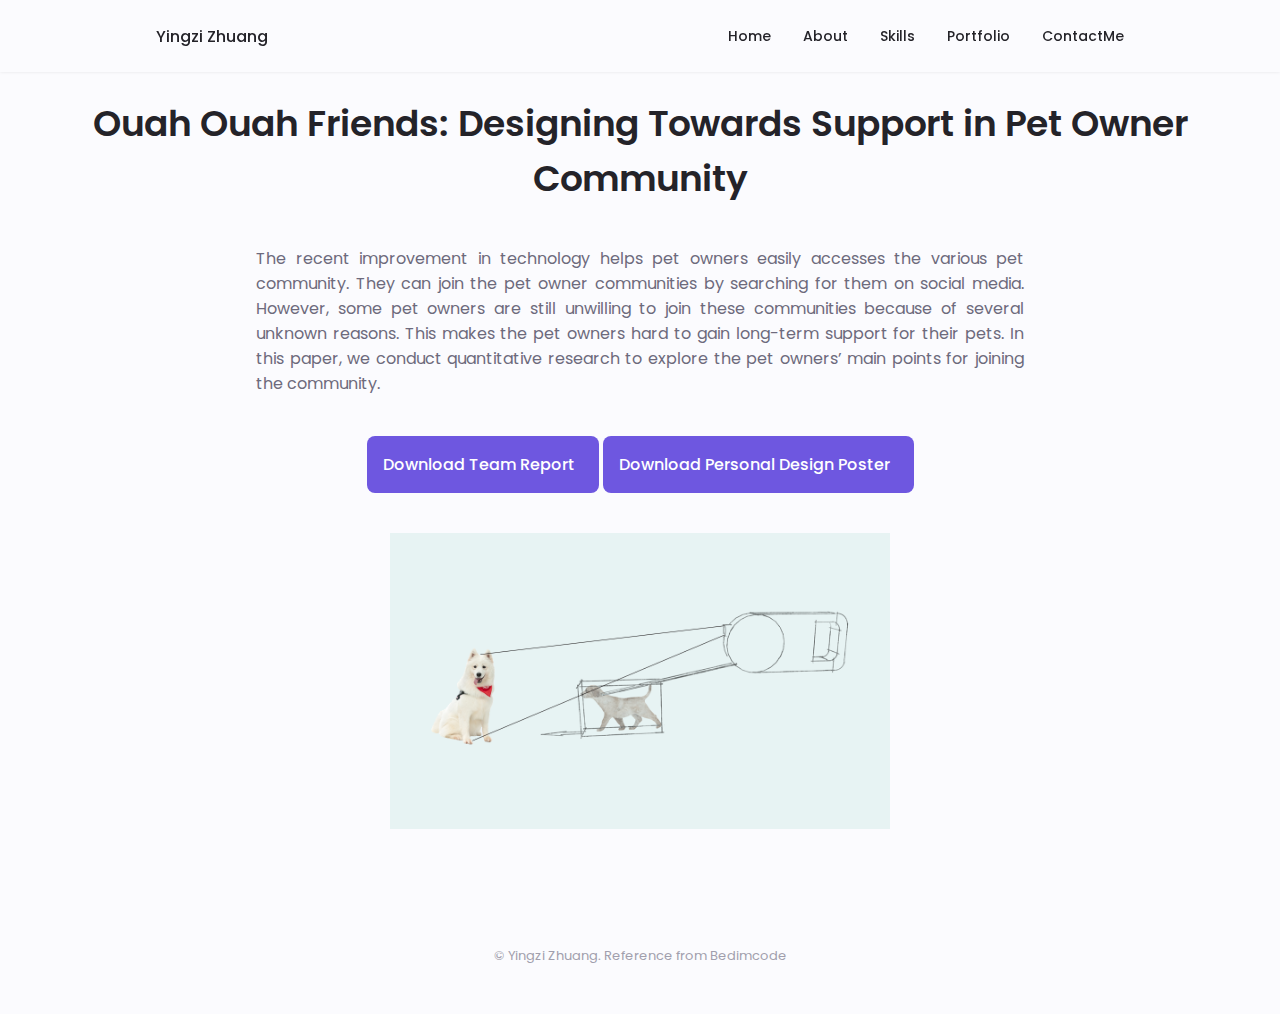
<file: portfolio4.html>
<!DOCTYPE html>
<html lang="en">

<head>
    <meta charset="UTF-8" />
    <meta name="viewport" content="width=device-width, initial-scale=1.0" />
    <link rel="stylesheet" href="https://unicons.iconscout.com/release/v3.0.6/css/line.css" />
    <link rel="shortcut icon" href="favicon.ico">
  </head>

    <!--==================== SWIPER CSS ====================-->
    <link rel="stylesheet" href="assets/css/swiper-bundle.min.css" />

    <!--==================== CSS ====================-->
    <link rel="stylesheet" href="assets/css/styles.css" />

    <title>Ouah Ouah Friends</title>
</head>

<body>
    <!--==================== HEADER ====================-->
    <header class="header scroll-header" id="header">
        <nav class="nav container">
            <a href="index.html" class="nav__logo">Yingzi Zhuang</a>

            <div class="nav__menu" id="nav-menu">
                <ul class="nav__list grid">
                    <li class="nav__item">
                        <a href="index.html" class="nav__link">
                            <i class="uil uil-estate nav__icon"></i>
                            <p i18n="home">Home</p>
                        </a>
                    </li>
                    <li class="nav__item">
                        <a href="index.html#about" class="nav__link">
                            <i class="uil uil-user nav__icon"></i>
                            <p i18n="about">About</p>
                        </a>
                    </li>
                    <li class="nav__item">
                        <a href="index.html#skills" class="nav__link">
                            <i class="uil uil-file-alt nav__icon"></i>
                            <p i18n="skills">Skills</p>
                        </a>
                    </li>
                    <li class="nav__item">
                        <a href="index.html#portfolio" class="nav__link">
                            <i class="uil uil-scenery nav__icon"></i>
                            <p i18n="portfolio">Portfolio</p>
                        </a>
                    </li>
                    <li class="nav__item">
                        <a href="index.html#contact" class="nav__link">
                            <i class="uil uil-message nav__icon"></i>
                            <p i18n="contact">ContactMe</p>
                        </a>
                    </li>
                </ul>
                <i class="uil uil-times nav__close" id="nav-close"></i>
            </div>

            <!-- <div class="nav__btns">
          <i class="uil uil-moon change-theme" id="theme-button"></i>
          <div class="nav__toggle" id="nav-toggle">
            <i class="uil uil-apps"></i>
          </div>
        </div> -->
        </nav>
    </header>

    <!--==================== Content ====================-->
    <main class="doggie-main">
        <section class="section">
            
                <h2 class="section__title">Ouah Ouah Friends: Designing Towards Support in Pet Owner Community</h2>
             
                <div>
                    <div class="about__container container">
                        <p class="doggie__description" i18n="about__description">
                          The recent improvement in technology helps pet owners easily accesses the various pet community. They can join the pet owner communities by searching for them on social media. However, some pet owners are still unwilling to join these communities because of several unknown reasons. This makes the pet owners hard to gain long-term support for their pets. In this paper, we conduct quantitative research to explore the pet owners’ main points for joining the community.
                        </p>
                    </div>

                    <div class="portfolio__buttons" style="text-align:center;">
                      <a
                        download=""
                        href="assets/DECO6500_final_report.pdf"
                        class="button button--flex"
                      >
                     <span i18n="download">Download Team Report</span><i class="uil uil-download-alt button__icon"></i>
                    </a>

                        <a
                        download=""
                        href="assets/DECO6500_personal_poster.pdf"
                        class="button button--flex"
                      >
                     <span i18n="download">Download Personal Design Poster</span><i class="uil uil-download-alt button__icon"></i>
                    </a>
                    </div>
                    
                    <div class="portfolio__container doggie__container">
                        <!-- Additional required wrapper -->
                        <div class="swiper-wrapper">
                          <!-- Slides -->
                          <div class="swiper-slide"><img src="assets/img/1.png"></div>
                          <div class="swiper-slide"><img src="assets/img/2.png"></div>
                          <div class="swiper-slide"><img src="assets/img/3.png"></div>
                        <div class="swiper-slide"><img src="assets/img/4.png"></div>
                            <div class="swiper-slide"><img src="assets/img/Ouah Sling.png"></div>
                        </div>
                     </div>
                    
                </div>

        </section>
                
          



    </main>

    <!--==================== FOOTER ====================-->
    <footer>
      <p class="footer__copy">
        &#169; Yingzi Zhuang. Reference from
        <a
          class="footer__copy"
          href="https://www.youtube.com/c/Bedimcode"
          target="_blank"
          >Bedimcode</a
        >
      </p>
    
  </footer>
    <!--==================== SCROLL TOP ====================-->
    <a href="#" class="scrollup" id="scroll-up">
        <i class="uil uil-arrow-up scrollup__icon"></i>
    </a>
    <!--==================== SWIPER JS ====================-->
    <script src="assets/js/swiper-bundle.min.js"></script>

    <!-- iconfont JS -->
    <script src="assets/js/iconfont.js"></script>
    <!-- jquery -->
    <script src="https://apps.bdimg.com/libs/jquery/2.1.4/jquery.min.js"></script>
    <script src="assets/js/jquery.i18n.min.js"></script>
    <!--==================== MAIN JS ====================-->
    <script src="assets/js/main.js"></script>
    <script src="https://cdn.jsdelivr.net/npm/bootstrap@5.3.0-alpha1/dist/js/bootstrap.bundle.min.js" integrity="sha384-w76AqPfDkMBDXo30jS1Sgez6pr3x5MlQ1ZAGC+nuZB+EYdgRZgiwxhTBTkF7CXvN" crossorigin="anonymous"></script>
  
</body>

</html>
</file>
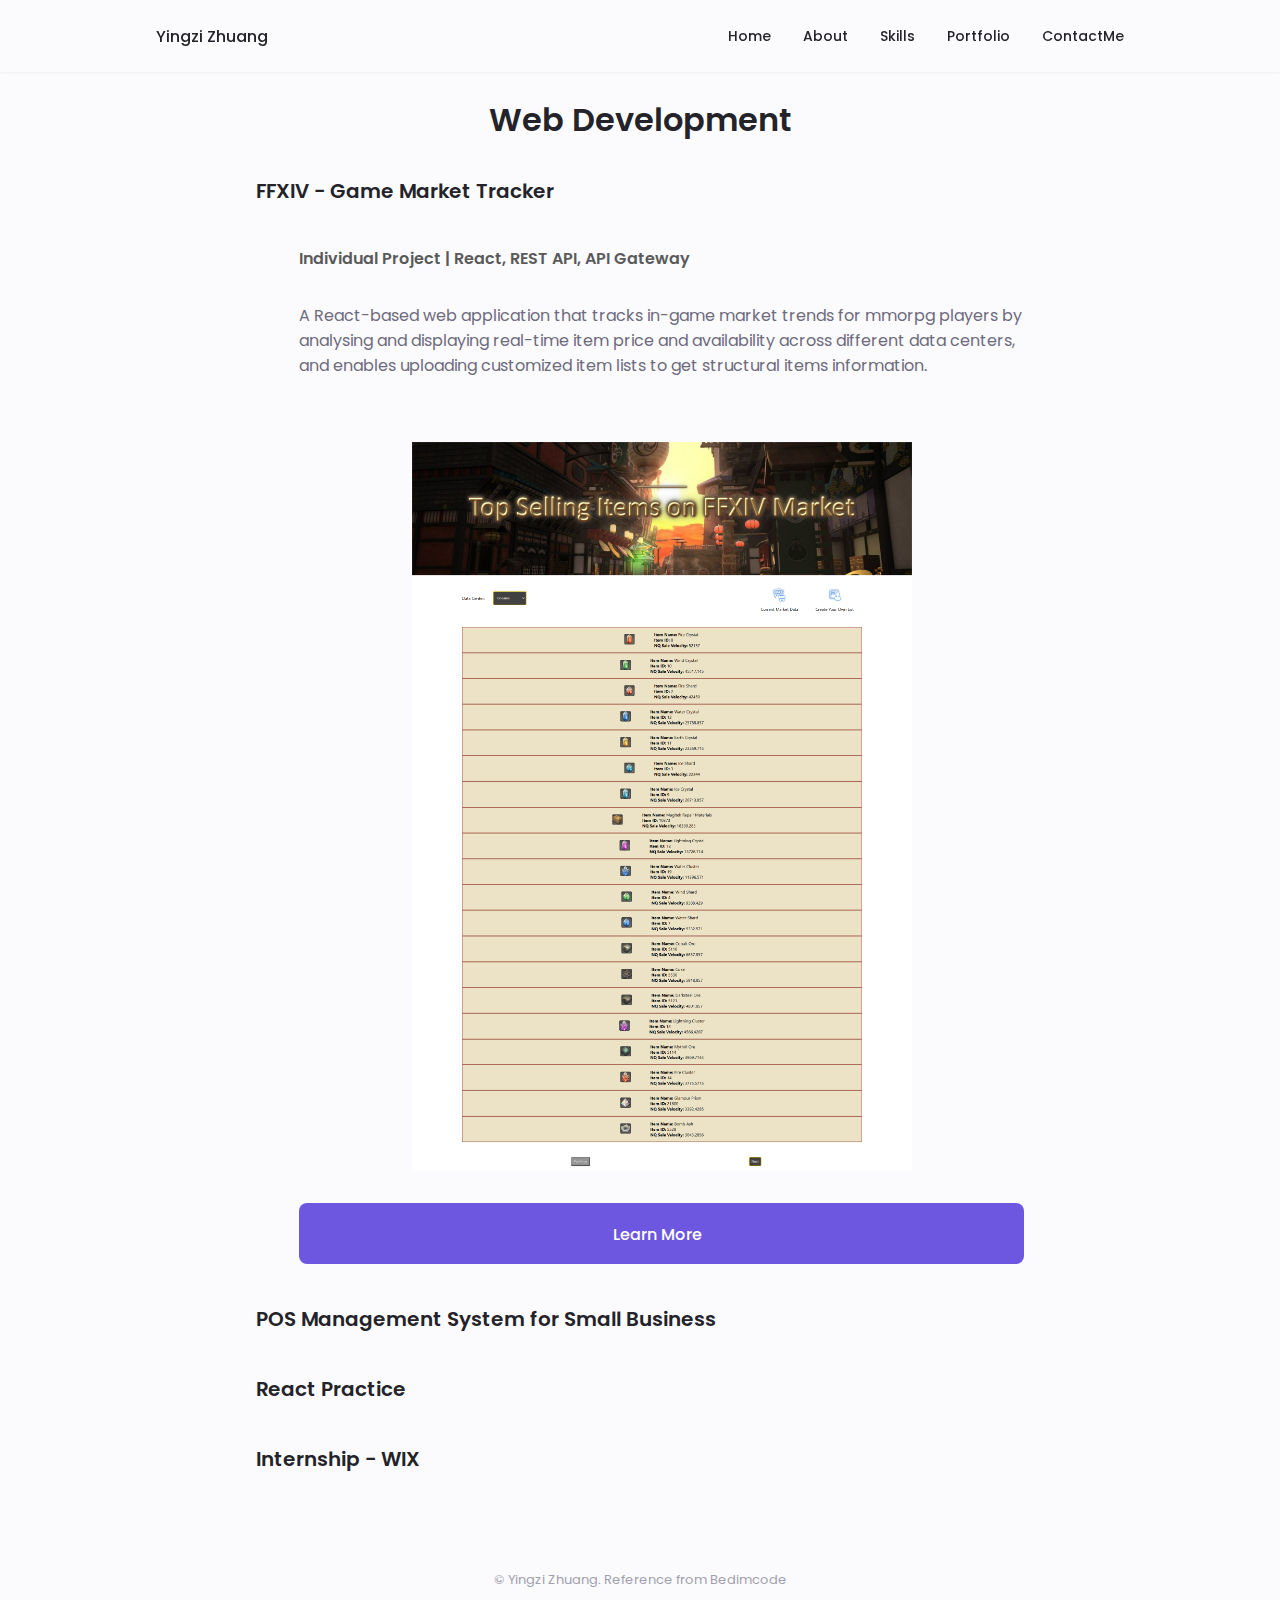
<file: portfolio_web.html>
<!DOCTYPE html>
<html lang="en">

<head>
    <meta charset="UTF-8" />
    <meta name="viewport" content="width=device-width, initial-scale=1.0" />
    <link rel="stylesheet" href="https://unicons.iconscout.com/release/v3.0.6/css/line.css" />
    <link rel="shortcut icon" href="favicon.ico">
</head>

<!--==================== SWIPER CSS ====================-->
<link rel="stylesheet" href="assets/css/swiper-bundle.min.css" />

<!--==================== CSS ====================-->
<link rel="stylesheet" href="assets/css/styles.css" />

<title>Web Development</title>
</head>

<body>
    <!--==================== HEADER ====================-->
    <header class="header scroll-header" id="header">
        <nav class="nav container">
            <a href="index.html" class="nav__logo">Yingzi Zhuang</a>

            <div class="nav__menu" id="nav-menu">
                <ul class="nav__list grid">
                    <li class="nav__item">
                        <a href="index.html" class="nav__link">
                            <i class="uil uil-estate nav__icon"></i>
                            <p i18n="home">Home</p>
                        </a>
                    </li>
                    <li class="nav__item">
                        <a href="index.html#about" class="nav__link">
                            <i class="uil uil-user nav__icon"></i>
                            <p i18n="about">About</p>
                        </a>
                    </li>
                    <li class="nav__item">
                        <a href="index.html#skills" class="nav__link">
                            <i class="uil uil-file-alt nav__icon"></i>
                            <p i18n="skills">Skills</p>
                        </a>
                    </li>
                    <li class="nav__item">
                        <a href="index.html#portfolio" class="nav__link">
                            <i class="uil uil-scenery nav__icon"></i>
                            <p i18n="portfolio">Portfolio</p>
                        </a>
                    </li>
                    <li class="nav__item">
                        <a href="index.html#contact" class="nav__link">
                            <i class="uil uil-message nav__icon"></i>
                            <p i18n="contact">ContactMe</p>
                        </a>
                    </li>
                </ul>
                <i class="uil uil-times nav__close" id="nav-close"></i>
            </div>

            <!-- <div class="nav__btns">
          <i class="uil uil-moon change-theme" id="theme-button"></i>
          <div class="nav__toggle" id="nav-toggle">
            <i class="uil uil-apps"></i>
          </div>
        </div> -->
        </nav>
    </header>

    <main class="main">
        <section class="skills section">

            <div class="skills__container container grid">
                <h1 style="text-align: center; margin-bottom: 2rem">Web Development</h1>
                
                <div>
                    <!--==================== Web 1 ====================-->
                    <div class="skills__content skills__open">
                        <div class="skills__header">


                            <div>
                                <h1 class="skills__title" i18n="home__subtitle">
                                    FFXIV - Game Market Tracker
                                </h1>
                            </div>

                            <i class="uil uil-angle-down skills__arrow"></i>
                        </div>

                        <div class="skills__list grid">
                            <h4 class="portfolio__subtitle" i18n="portfolio1__title">
                                Individual Project | React, REST API, API Gateway
                              </h4>
                            <p>
                                A React-based web application that tracks in-game market trends for mmorpg players by analysing and displaying real-time item price and availability across different data centers, and enables uploading customized item lists to get structural items information.
                            </p>

                            

                            <div class="portfolio__container fact__container">
                                <!-- Additional required wrapper -->
                                <div class="swiper-wrapper">
                                    <!-- Slides -->
                                    <div class="swiper-slide"><img src="assets/img/ffxiv1.png"></div>
                                    <div class="swiper-slide"><img src="assets/img/ffxiv2.png"></div>
                                </div>

                            </div>

                            <a href="https://yingzizhuang.github.io/ffxiv-Market-Tracker/" target="_blank" class="button portfolio_buttons">
                             Learn More
                                <i class="uil uil-arrow-right button__icon"></i>
                            </a>

                    
                            
                        </div>
                    </div>

                    <!--==================== Web 2 ====================-->

                    <div class="skills__content skills__close">
                        <div class="skills__header">

                            <div>
                                <h1 class="skills__title" i18n="skills__title2">
                                    POS Management System for Small Business 
                                </h1>

                            </div>

                            

                            <i class="uil uil-angle-down skills__arrow"></i>
                        </div>

                        <div class="skills__list grid">

                            <h4 class="portfolio__subtitle" i18n="portfolio1__title">
                                Individual Project | Flutter, python, firebase
                              </h4>

                            <p>
                                Developed the front end interface of a comprehensive Point-of-Sale (POS) system tailored for small-scale users in Ecuador, currently in active use. The system includes key features such as payment management, invoicing processes, customer management, and inventory management.
                            </p>
                            <div class="portfolio__container fact__container">
                                <!-- Additional required wrapper -->
                                <div class="swiper-wrapper">
                                    <!-- Slides -->
                                    <div class="swiper-slide"><img src="assets/img/pos_01.png"></div>
                                    <div class="swiper-slide"><img src="assets/img/pos_02.png"></div>
                                    <div class="swiper-slide"><img src="assets/img/pos_03.png"></div>
                                    <div class="swiper-slide"><img src="assets/img/pos_04.png"></div>
                                    <div class="swiper-slide"><img src="assets/img/pos_05.png"></div>
                                    <div class="swiper-slide"><img src="assets/img/pos_06.png"></div>
                                    <div class="swiper-slide"><img src="assets/img/pos_06.png"></div>
                                
                                </div>

                            </div>
                            

                        </div>
                    </div>


                    <!--==================== Web 3 ====================-->

                    <div class="skills__content skills__close">
                        <div class="skills__header">

                            <div>
                                <h1 class="skills__title" i18n="skills__title2">
                                    React Practice 
                                </h1>

                            </div>
                            <i class="uil uil-angle-down skills__arrow"></i>
                        </div>

                        <div class="skills__list grid">

                            <h4 class="portfolio__subtitle" i18n="portfolio1__title">
                                Urban Art Store
                              </h4>

                            <p>
                                A rebuild of a urban art store website using React library
                            </p>
                            <div class="portfolio__container fact__container">
                    
                                <div class="swiper-slide"><img src="assets/img/portfolio2.jpg"></div>
                                

                            </div>

                            <a href="https://yingzizhuang.github.io/urbanartstore/" target="_blank" class="button portfolio_buttons">
                                Learn More
                                   <i class="uil uil-arrow-right button__icon"></i>
                               </a>

                            

                        </div>

                        <div class="skills__list grid">

                            <h4 class="portfolio__subtitle" i18n="portfolio1__title">
                                AI Commercial Website
                              </h4>

                            <p>
                                A rebuild of an AI commercial website website using React library
                            </p>
                            <div class="portfolio__container fact__container">
                                <!-- Additional required wrapper -->
                                <div class="swiper-wrapper">
                                    <!-- Slides -->
                                    <div class="swiper-slide"><img src="assets/img/portfolio1.png"></div>
                                </div>

                            </div>

                            <a href="https://yingzizhuang.github.io/reactpractice_gpt3/" target="_blank" class="button portfolio_buttons">
                                Learn More
                                   <i class="uil uil-arrow-right button__icon"></i>
                               </a>
                        </div>
                    </div>

                    <!--==================== Web 4 ====================-->

                    <div class="skills__content skills__close">
                        <div class="skills__header">

                            <div>
                                <h1 class="skills__title" i18n="skills__title2">
                                    Internship - WIX
                                </h1>

                            </div>
                            <i class="uil uil-angle-down skills__arrow"></i>
                        </div>

                        <div class="skills__list grid">

                            <h4 class="portfolio__subtitle" i18n="portfolio1__title">
                                Australia Unity Institute of Technology
                              </h4>

                            <p>
                                A company website for Australia Unity Institute of Technology based on CMS Wix
                            </p>
                            <div class="portfolio__container fact__container">
                                <!-- Additional required wrapper -->
                                <div class="swiper-wrapper">
                                    <!-- Slides -->
                                    <div class="swiper-slide"><img src="assets/img/portfolio7.png"></div>
                                </div>

                            </div>

                            <a href="https://www.auit.edu.au/" target="_blank" class="button portfolio_buttons">
                                Learn More
                                   <i class="uil uil-arrow-right button__icon"></i>
                               </a>

                            

                        </div>

                      
                    </div>

                    
                </div>
            </div>
        </section>






    </main>
    <!--==================== FOOTER ====================-->
    <footer>
        <p class="footer__copy">
            &#169; Yingzi Zhuang. Reference from
            <a class="footer__copy" href="https://www.youtube.com/c/Bedimcode" target="_blank">Bedimcode</a>
        </p>

    </footer>
    <!--==================== SCROLL TOP ====================-->
    <a href="#" class="scrollup" id="scroll-up">
        <i class="uil uil-arrow-up scrollup__icon"></i>
    </a>
    <!--==================== SWIPER JS ====================-->
    <script src="assets/js/swiper-bundle.min.js"></script>

    <!-- iconfont JS -->
    <script src="assets/js/iconfont.js"></script>
    <!-- jquery -->
    <script src="https://apps.bdimg.com/libs/jquery/2.1.4/jquery.min.js"></script>
    <script src="assets/js/jquery.i18n.min.js"></script>
    <!--==================== MAIN JS ====================-->
    <script src="assets/js/main.js"></script>
    <script src="https://cdn.jsdelivr.net/npm/bootstrap@5.3.0-alpha1/dist/js/bootstrap.bundle.min.js"
        integrity="sha384-w76AqPfDkMBDXo30jS1Sgez6pr3x5MlQ1ZAGC+nuZB+EYdgRZgiwxhTBTkF7CXvN" crossorigin="anonymous">
    </script>

</body>

</html>
</file>
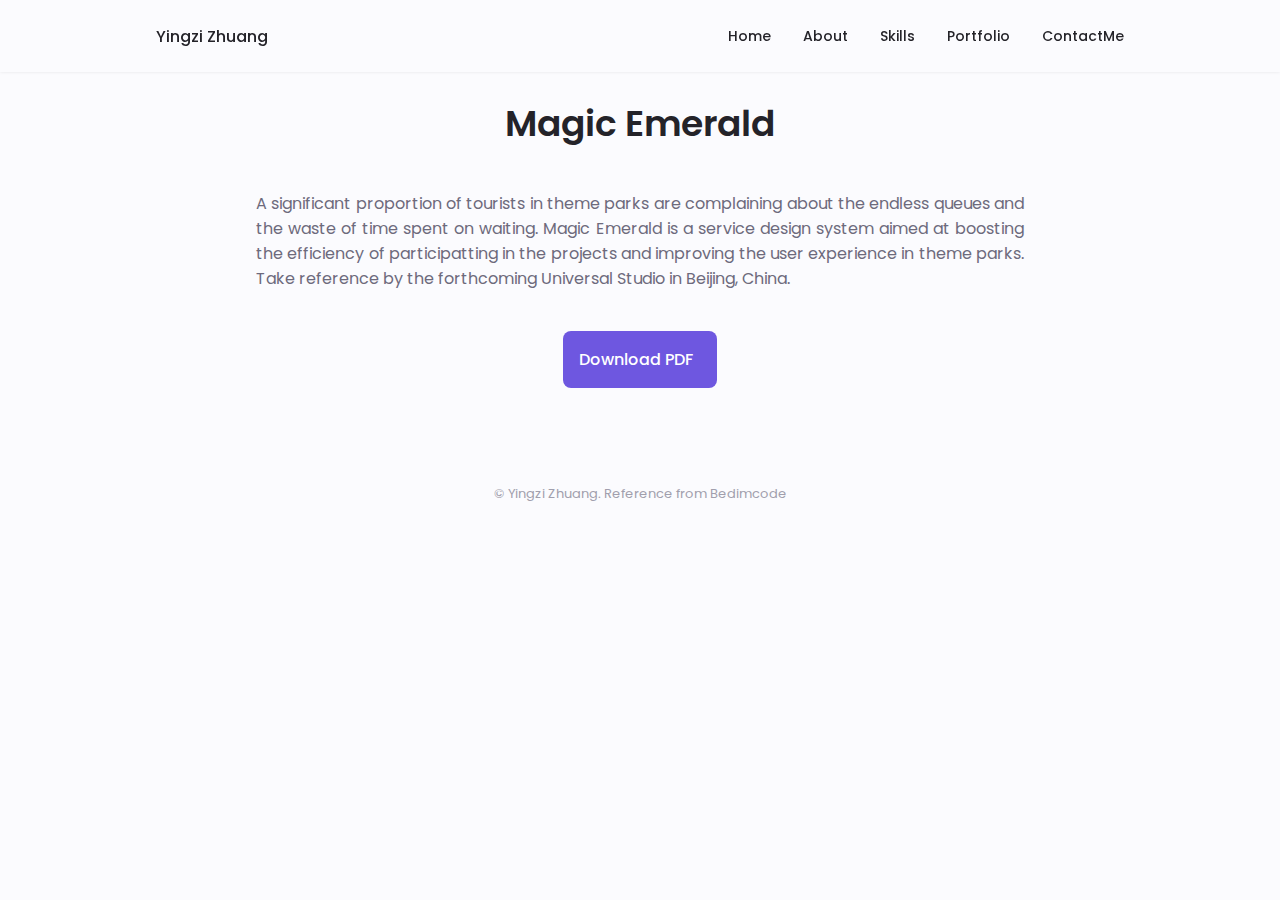
<file: portforlio5.html>
<!DOCTYPE html>
<html lang="en">

<head>
    <meta charset="UTF-8" />
    <meta name="viewport" content="width=device-width, initial-scale=1.0" />
    <link rel="stylesheet" href="https://unicons.iconscout.com/release/v3.0.6/css/line.css" />
    <link rel="shortcut icon" href="favicon.ico">
  </head>

    <!--==================== SWIPER CSS ====================-->
    <link rel="stylesheet" href="assets/css/swiper-bundle.min.css" />

    <!--==================== CSS ====================-->
    <link rel="stylesheet" href="assets/css/styles.css" />

    <title>Ouah Ouah Friends</title>
</head>

<body>
    <!--==================== HEADER ====================-->
    <header class="header scroll-header" id="header">
        <nav class="nav container">
            <a href="index.html" class="nav__logo">Yingzi Zhuang</a>

            <div class="nav__menu" id="nav-menu">
                <ul class="nav__list grid">
                    <li class="nav__item">
                        <a href="index.html" class="nav__link">
                            <i class="uil uil-estate nav__icon"></i>
                            <p i18n="home">Home</p>
                        </a>
                    </li>
                    <li class="nav__item">
                        <a href="index.html #about" class="nav__link">
                            <i class="uil uil-user nav__icon"></i>
                            <p i18n="about">About</p>
                        </a>
                    </li>
                    <li class="nav__item">
                        <a href="index.html #skills" class="nav__link">
                            <i class="uil uil-file-alt nav__icon"></i>
                            <p i18n="skills">Skills</p>
                        </a>
                    </li>
                    <li class="nav__item">
                        <a href="index.html #portfolio" class="nav__link">
                            <i class="uil uil-scenery nav__icon"></i>
                            <p i18n="portfolio">Portfolio</p>
                        </a>
                    </li>
                    <li class="nav__item">
                        <a href="index.html #contact" class="nav__link">
                            <i class="uil uil-message nav__icon"></i>
                            <p i18n="contact">ContactMe</p>
                        </a>
                    </li>
                </ul>
                <i class="uil uil-times nav__close" id="nav-close"></i>
            </div>

            <!-- <div class="nav__btns">
          <i class="uil uil-moon change-theme" id="theme-button"></i>
          <div class="nav__toggle" id="nav-toggle">
            <i class="uil uil-apps"></i>
          </div>
        </div> -->
        </nav>
    </header>

    <!--==================== Content ====================-->
    <main class="doggie-main">
        <section class="section">
            
                <h2 class="section__title">Magic Emerald</h2>
             
                <div>
                    <div class="about__container container">
                        <p class="doggie__description" i18n="about__description">
                          A significant proportion of tourists in theme parks are complaining about the endless queues and the 
waste of time spent on waiting. Magic Emerald is a service design system aimed at boosting the efficiency 
of participatting in the projects and improving the user experience in theme parks. Take reference by the 
forthcoming Universal Studio in Beijing, China.
                        </p>
                    </div>

                    <div class="portfolio__buttons" style="text-align:center;">
                      <a
                        download=""
                        href="assets/Magic Emrald-Service Design.pdf"
                        class="button button--flex"
                      >
                     <span i18n="download">Download PDF</span><i class="uil uil-download-alt button__icon"></i>
                    </a>
                    </div>
                    
                    <div class="portfolio__container doggie__container">
                        
                     </div>
                    
                </div>

        </section>
                
          



    </main>

    <!--==================== FOOTER ====================-->
    <footer>
      <p class="footer__copy">
        &#169; Yingzi Zhuang. Reference from
        <a
          class="footer__copy"
          href="https://www.youtube.com/c/Bedimcode"
          target="_blank"
          >Bedimcode</a
        >
      </p>
    
  </footer>
    <!--==================== SCROLL TOP ====================-->
    <a href="#" class="scrollup" id="scroll-up">
        <i class="uil uil-arrow-up scrollup__icon"></i>
    </a>
    <!--==================== SWIPER JS ====================-->
    <script src="assets/js/swiper-bundle.min.js"></script>

    <!-- iconfont JS -->
    <script src="assets/js/iconfont.js"></script>
    <!-- jquery -->
    <script src="https://apps.bdimg.com/libs/jquery/2.1.4/jquery.min.js"></script>
    <script src="assets/js/jquery.i18n.min.js"></script>
    <!--==================== MAIN JS ====================-->
    <script src="assets/js/main.js"></script>
    <script src="https://cdn.jsdelivr.net/npm/bootstrap@5.3.0-alpha1/dist/js/bootstrap.bundle.min.js" integrity="sha384-w76AqPfDkMBDXo30jS1Sgez6pr3x5MlQ1ZAGC+nuZB+EYdgRZgiwxhTBTkF7CXvN" crossorigin="anonymous"></script>
  
</body>

</html>
</file>
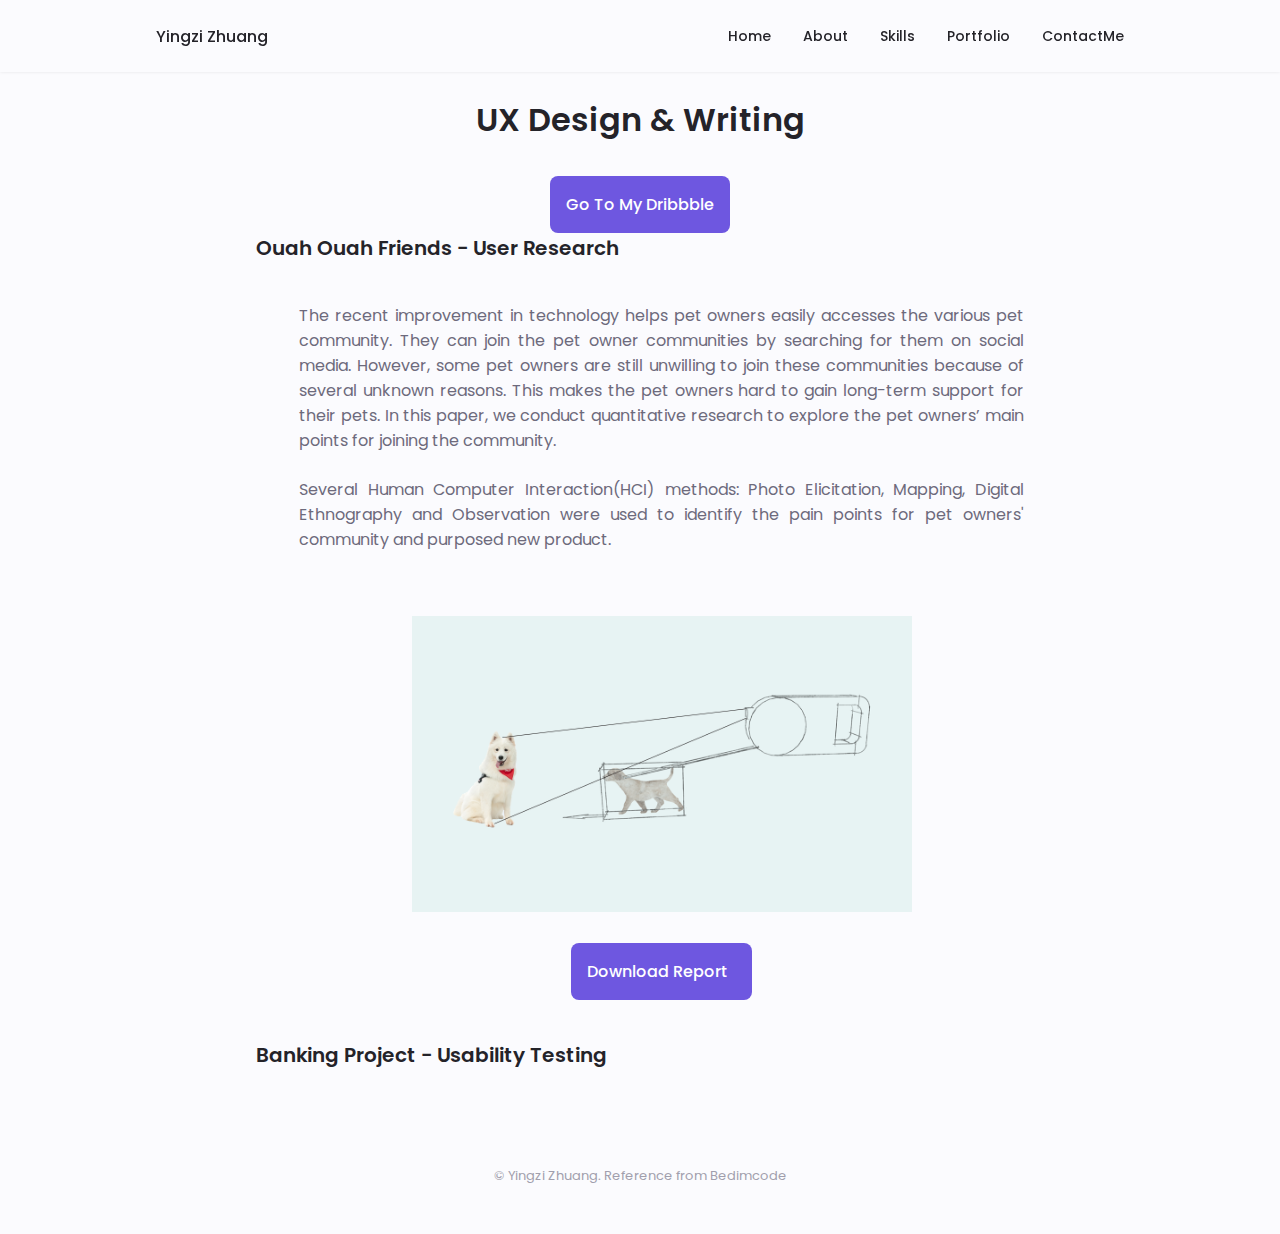
<file: ux_design.html>
<!DOCTYPE html>
<html lang="en">

<head>
    <meta charset="UTF-8" />
    <meta name="viewport" content="width=device-width, initial-scale=1.0" />
    <link rel="stylesheet" href="https://unicons.iconscout.com/release/v3.0.6/css/line.css" />
    <link rel="shortcut icon" href="favicon.ico">
</head>

<!--==================== SWIPER CSS ====================-->
<link rel="stylesheet" href="assets/css/swiper-bundle.min.css" />

<!--==================== CSS ====================-->
<link rel="stylesheet" href="assets/css/styles.css" />

<title>UX Design & Writing</title>
</head>

<body>
    <!--==================== HEADER ====================-->
    <header class="header scroll-header" id="header">
        <nav class="nav container">
            <a href="index.html" class="nav__logo">Yingzi Zhuang</a>

            <div class="nav__menu" id="nav-menu">
                <ul class="nav__list grid">
                    <li class="nav__item">
                        <a href="index.html" class="nav__link">
                            <i class="uil uil-estate nav__icon"></i>
                            <p i18n="home">Home</p>
                        </a>
                    </li>
                    <li class="nav__item">
                        <a href="index.html#about" class="nav__link">
                            <i class="uil uil-user nav__icon"></i>
                            <p i18n="about">About</p>
                        </a>
                    </li>
                    <li class="nav__item">
                        <a href="index.html#skills" class="nav__link">
                            <i class="uil uil-file-alt nav__icon"></i>
                            <p i18n="skills">Skills</p>
                        </a>
                    </li>
                    <li class="nav__item">
                        <a href="index.html#portfolio" class="nav__link">
                            <i class="uil uil-scenery nav__icon"></i>
                            <p i18n="portfolio">Portfolio</p>
                        </a>
                    </li>
                    <li class="nav__item">
                        <a href="index.html#contact" class="nav__link">
                            <i class="uil uil-message nav__icon"></i>
                            <p i18n="contact">ContactMe</p>
                        </a>
                    </li>
                </ul>
                <i class="uil uil-times nav__close" id="nav-close"></i>
            </div>

            <!-- <div class="nav__btns">
          <i class="uil uil-moon change-theme" id="theme-button"></i>
          <div class="nav__toggle" id="nav-toggle">
            <i class="uil uil-apps"></i>
          </div>
        </div> -->
        </nav>
    </header>

    <main class="main">
        <section class="skills section">

            <div class="skills__container container grid">
                <h1 style="text-align:center; margin-bottom: 2rem;">UX Design & Writing</h1>
                <div class="portfolio__buttons" style="text-align:center; margin-botton: 2rem;">
                    <a
                      download=""
                      href="https://dribbble.com/EnziZhuang"
                      class="button button--flex"
                    >
                   <span i18n="download">Go To My Dribbble</span>
                  </a>
                <div>
                    <!--==================== Ouah ====================-->
                    <div class="skills__content skills__open">
                        <div class="skills__header">


                            <div>
                                <h1 class="skills__title" i18n="home__subtitle">
                                    Ouah Ouah Friends - User Research
                                </h1>
                            </div>

                            <i class="uil uil-angle-down skills__arrow"></i>
                        </div>

                        <div class="skills__list grid">
                            <p style="text-align: justify;">
                                The recent improvement in technology helps pet owners easily accesses the various pet community. They can join the pet owner communities by searching for them on social media. However, some pet owners are still unwilling to join these communities because of several unknown reasons. This makes the pet owners hard to gain long-term support for their pets. In this paper, we conduct quantitative research to explore the pet owners’ main points for joining the community.

                            </p>

                            <p style="text-align: justify;">
                                Several Human Computer Interaction(HCI) methods: Photo Elicitation, Mapping, Digital Ethnography and Observation were used to identify the pain points for pet owners' community and purposed new product. 
                            </p>
                            <div class="portfolio__container fact__container">
                                <!-- Additional required wrapper -->
                                <div class="swiper-wrapper">
                                    <!-- Slides -->
                                    <div class="swiper-slide"><img src="assets/img/1.png"></div>
                                    <div class="swiper-slide"><img src="assets/img/2.png"></div>
                                    <div class="swiper-slide"><img src="assets/img/3.png"></div>
                                    <div class="swiper-slide"><img src="assets/img/3.png"></div>
                                </div>

                            </div>

                            <div class="portfolio__buttons" style="text-align:center;">
                                <a
                                  download=""
                                  href="assets/DECO6500_final_report.pdf"
                                  class="button button--flex"
                                >
                               <span i18n="download">Download Report</span><i class="uil uil-download-alt button__icon"></i>
                              </a>
          
                              </div>

                            
                        </div>
                    </div>

                    <!--==================== SKILLS 2 ====================-->

                    <div class="skills__content skills__close">
                        <div class="skills__header">

                            <div>
                                <h1 class="skills__title" i18n="skills__title2">
                                    Banking Project - Usability Testing 
                                </h1>

                            </div>

                            <i class="uil uil-angle-down skills__arrow"></i>
                        </div>

                        <div class="skills__list grid">
                            <p style="text-align: justify;">
                                The document outlines a utility testing process for a digital transaction application aimed at improving usability, especially for older users. Testing Methods including 1) System Usability Scale; 2) Time on Task Evaluation; 3) Think Aloud; 4) Heuristic Evaluation
                            </p>
                            <div class="portfolio__container fact__container">
                                <!-- Additional required wrapper -->
                                <div class="swiper-wrapper">
                                    <!-- Slides -->
                                    <div class="swiper-slide"><img src="assets/img/banking.png"></div>
                                    
                                </div>

                                
          
                              </div>

                            <div class="portfolio__buttons" style="text-align:center;">
                                <a
                                  download=""
                                  href="assets/testing_report.pdf"
                                  class="button button--flex"
                                >
                               <span i18n="download">Download Report</span><i class="uil uil-download-alt button__icon"></i>
                              </a>

                            </div>
                            

                        </div>
                    </div>

                    
                </div>
            </div>
        </section>






    </main>
    <!--==================== FOOTER ====================-->
    <footer>
        <p class="footer__copy">
            &#169; Yingzi Zhuang. Reference from
            <a class="footer__copy" href="https://www.youtube.com/c/Bedimcode" target="_blank">Bedimcode</a>
        </p>

    </footer>
    <!--==================== SCROLL TOP ====================-->
    <a href="#" class="scrollup" id="scroll-up">
        <i class="uil uil-arrow-up scrollup__icon"></i>
    </a>
    <!--==================== SWIPER JS ====================-->
    <script src="assets/js/swiper-bundle.min.js"></script>

    <!-- iconfont JS -->
    <script src="assets/js/iconfont.js"></script>
    <!-- jquery -->
    <script src="https://apps.bdimg.com/libs/jquery/2.1.4/jquery.min.js"></script>
    <script src="assets/js/jquery.i18n.min.js"></script>
    <!--==================== MAIN JS ====================-->
    <script src="assets/js/main.js"></script>
    <script src="https://cdn.jsdelivr.net/npm/bootstrap@5.3.0-alpha1/dist/js/bootstrap.bundle.min.js"
        integrity="sha384-w76AqPfDkMBDXo30jS1Sgez6pr3x5MlQ1ZAGC+nuZB+EYdgRZgiwxhTBTkF7CXvN" crossorigin="anonymous">
    </script>

</body>

</html>
</file>
<file: assets/css/styles.css>
/*==================== GOOGLE FONTS 字体====================*/
@import url("https://fonts.googleapis.com/css2?family=Poppins:wght@400;500;600&display=swap");

/*==================== VARIABLES CSS ====================*/
:root {
    --header-height: 3rem;

    /*========== Colors 主题色彩==========*/
    /* Change favorite color */
    --hue-color: 250; /*Purple 250 - Green 142 - Blue 230 - Pink 340*/

    /* HSL color mode */
    --first-color: hsl(var(--hue-color), 69%, 61%);
    --first-color-second: hsl(var(--hue-color), 69%, 61%);
    --first-color-alt: hsl(var(--hue-color), 57%, 53%);
    --first-color-lighter: hsl(var(--hue-color), 92%, 85%);
    --title-color: hsl(var(--hue-color), 8%, 15%);
    --text-color: hsl(var(--hue-color), 8%, 45%);
    --text-color-light: hsl(var(--hue-color), 8%, 65%);
    --input-color: hsl(var(--hue-color), 70%, 96%);
    --body-color: hsl(var(--hue-color), 60%, 99%);
    --container-color: hsl(var(--hue-color), 100%, 98%);
    --scroll-bar-color: hsl(var(--hue-color), 12%, 90%);
    --scroll-thumb-color: hsl(var(--hue-color), 12%, 80%);

    /*========== Font and typography ==========*/
    --body-font: 'Poppins', sans-serif;

    /* .5rem = 8px, 1rem = 16px, 1.5rem = 24px ... */
    --big-font-size: 2rem;
    --h1-font-size: 1.5rem;
    --h2-font-size: 1.25rem;
    --h3-font-size: 1.125rem;
    --normal-font-size: .938rem;
    --small-font-size: .813rem;
    --smaller-font-size: .75rem;

    /*========== Font weight ==========*/
    --font-medium: 500;
    --font-semi-bold: 600;

    /*========== Margenes Bottom ==========*/
    /* .25rem = 4px, .5rem = 8px, .75rem = 12px ... */
    --mb-0-25: .25rem;
    --mb-0-5: .5rem;
    --mb-0-75: .75rem;
    --mb-1: 1rem;
    --mb-1-5: 1.5rem;
    --mb-2: 2rem;
    --mb-2-5: 2.5rem;
    --mb-3: 3rem;

    /*========== z index ==========*/
    --z-tooltip: 10;
    --z-fixed: 100;
    --z-modal: 1000;
}

/* Font size for large devices */
@media screen and (min-width: 968px) {
    :root {
        --big-font-size: 3rem;
        --h1-font-size: 2.25rem;
        --h2-font-size: 1.5rem;
        --h3-font-size: 1.25rem;
        --normal-font-size: 1rem;
        --small-font-size: .875rem;
        --smaller-font-size: .813rem;
    }
}

/*========== Variables Dark theme ==========*/
body.dark-theme {
  /* HSL color mode */
--first-color-second: hsl(var(--hue-color), 30%, 8%);
--title-color: hsl(var(--hue-color), 8%, 95%);
--text-color: hsl(var(--hue-color), 8%, 45%);
--text-color-light: hsl(var(--hue-color), 8%, 75%);
--input-color: hsl(var(--hue-color), 29%, 16%);
--body-color: hsl(var(--hue-color), 28%, 12%);
--container-color: hsl(var(--hue-color), 29%, 16%);
--scroll-bar-color: hsl(var(--hue-color), 12%, 48%);
--scroll-thumb-color: hsl(var(--hue-color), 12%, 36%);
}

/*========== Button Dark/Light ==========*/
.nav__btns {
  display: flex;
  align-items: center;

}

.change-theme {
  font-size: 1.25rem;
  color: var(--title-color);
  margin-right: var(--mb-1);
  cursor: pointer;
}

.change-theme:hover {
  color: var(--first-color);
}

/*==================== BASE ====================*/
* {
  box-sizing: border-box;
  padding: 0;
  margin: 0;
}

html {
  scroll-behavior: smooth;
}

body {
  margin: 0 0 var(--header-height) 0;
  font-family: var(--body-font);
  font-size: var(--normal-font-size);
  background-color: var(--body-color);
  color: var(--text-color);
}

h1, h2, h3, h4 {
  color: var(--title-color);
  font-weight: var(--font-semi-bold);
}

ul {
  list-style: none;
}

a {
  text-decoration: none;
}

img {
  max-width: 100%;
  height: auto;
}

/*==================== REUSABLE CSS CLASSES ====================*/
.section {
  padding: 2rem 0 4rem;
}

.section__title {
  font-size: var(--h1-font-size);
  color: var(--title-color);
}

.section__subtitle {
  display: block;
  font-size: var(--small-font-size);
  margin-bottom: var(--mb-3);
}

.section__title, 
.section__subtitle {
  text-align: center;
}

/*==================== LAYOUT ====================*/
.container {
  max-width: 768px;
  margin-left: var(--mb-1-5);
  margin-right: var(--mb-1-5);
}

.grid {
  display: grid;
  gap: 1.5rem;
}

.header {
  width: 100%;
  position: fixed;
  bottom: 0;
  left: 0;
  z-index: var(--z-fixed);
  background-color: var(--body-color);
}

/*==================== NAV ====================*/
.nav{
  max-width: 968px;
  height: var(--header-height);
  display: flex;
  justify-content: space-between;
  align-items: center;
}

.nav__logo,
.nav__toggle{
  color: var(--title-color);
  font-weight: var(--font-medium);
}
.nav__logo:hover{
  color: var(--first-color);
}

.nav__toggle{
  font-size: 1.1rem;
  cursor: pointer;
}

.nav__toggle:hover{
  color: var(--first-color);
}

/*mobile devices*/
@media screen and (max-width:767px){
  .nav__menu{
    position: fixed;
    bottom: -100%;
    left: 0;
    width: 100%;
    background-color: var(--body-color);
    padding: 2rem 1.5rem 4rem;
    box-shadow: 0 -1px 4px rgba(0,0,0,.15);
    border-radius: 1.5rem 1.5rem 0 0;
    transition: .3s;
  }
}

.nav__list{
  grid-template-columns: repeat(3,1fr);
  gap: 2rem;
}

.nav__item{
  align-items: center;
}
.nav__link{
  display: flex;
  flex-direction: column;
  align-items: center;
  font-size: var(--small-font-size);
  color: var(--title-color);
  font-weight: var(--font-medium);
  cursor: pointer;
  text-transform: capitalize;
}

.nav__link:hover{
  color: var(--first-color);
}
.nav__link:hover svg{
  fill: var(--first-color);
}

.nav__icon{
  font-size: 1.2rem;
}
.nav__icon-svg{
  fill:var(--title-color);
  font-size: 1.4rem;
  margin-top: 4px;
  margin-bottom: 2px;
}
.nav__close{
  position: absolute;
  right: 1.3rem;
  bottom: .5rem;
  font-size: 1.5rem;
  cursor: pointer;
  color: var(--first-color);
}

.nav__close:hover{
  color: var(--first-color-alt);
}
/* show menu */
.show-menu{
  bottom: 0;
}

/* Active link */
.active-link {
  color: var(--first-color);
}

/* Change background header */
.scroll-header {
  box-shadow: 0 -1px 4px rgba(0,0,0, .15);
  
}

/*==================== HOME ====================*/
.home__container {
  gap: 1rem;
}

.home__content{
  grid-template-columns: .5fr 3fr;
  padding-top: 3.5rem;
  align-items: center;
}
.home__social {
  display: grid;
  grid-template-columns: max-content;
  row-gap: 1rem;
}

.home__social-icon {
  font-size: 1.25rem;
  color: var(--first-color);
}

.home__social-icon:hover {
  color: var(--first-color-alt)
}

.home__blob {
  width: 200px;
  fill: var(--first-color);
}

.home__blob-img {
  width: 180px;
}

.home__data {
  grid-column: 1/3;
}

.home__title {
  font-size: var(--big-font-size);
}

.home__subtitle {
  font-size: var(--h3-font-size);
  color: var(--text-color);
  font-weight: var(--font-medium);
  margin-bottom: var(--mb-0-75);
}

.home__description {
  margin-bottom: var(--mb-2);
}

/* .home__scroll {
  display: none;
} */

.home__scroll-button {
  color: var(--first-color);
  transition: .3s;

}

.home__scroll-button:hover {
  transform: translateY(0.25rem);
}

.home__scroll-mouse {
  font-size: 2rem;

}

.home__scroll-name {
  font-size: var(--small-font-size);
  color: var(--title-color);
  font-weight: var(--font-medium);
  margin-right: var(--mb-0-25);

}

.home__scroll-arrow {
  font-size: 1.25rem;

}

/*==================== BUTTONS ====================*/
.button {
  display: inline-block;
  background-color: var(--first-color);
  color: #FFFF;
  padding: 1rem;
  border-radius: .5rem;
  font-weight: var(--font-medium);
    text-align: center;

}

.button:hover {
  background-color: var(--first-color-alt);
}

.button__icon {
  font-size: 1.2rem;
  margin-left: var(--mb-0-5);
  transition: .3s;
}

.button--flex {
  display: inline-flex;
  align-items: center;
  transition: .3s;

}

.button--small {
  padding: .75rem 1rem;
}

.button--link {
  padding: 0;
  background-color: transparent;
  color: var(--first-color);
}

.button--link:hover {
  background-color: transparent;
  color: var(--first-color-alt);
}

/*==================== ABOUT ====================*/
.about__img {
  width: 150px;
  border-radius: .5rem;
  justify-self: center;
  align-self: center;

}

.about__description {
  text-align: justify;
  margin-bottom: var(--mb-2-5);
  margin-top: var(--mb-2-5);

}

.about__info {
  display: flex;
  justify-content: space-evenly;
  margin-bottom: var(--mb-2-5);
}

.about__info-title {
  font-size: var(--h2-font-size);
  font-weight: var(--font-semi-bold);
  color: var(--title-color);
}

.about__info-name {
  font-size: var(--smaller-font-size);

}

.about__info-title, .about__info-name {
  display: block;
  text-align: center;

}

.about__buttons {
    display:grid;
    align-items: center;
}

/*==================== SKILLS ====================*/
.skills__container {
  row-gap: 0;
}

.skills__header {
  display: flex;
  align-items: center;
  margin-bottom: var(--mb-2-5);
  cursor: pointer;
}

.skills__icon, .skills__arrow {
  font-size: 2rem;
  color: var(--first-color);

}

.skills__icon {
  margin-right: var(--mb-0-75);

}

.skills__title {
  font-size: var(--h3-font-size);
}

.skills__subtitle {
  font-size: var(--small-font-size);
  color: var(--text-color-light);

}

.skills__arrow {
  margin-left: auto;
  transition: .4s;

}

.skills__list {
  row-gap: 1.5rem;
  padding-left: 2.7rem;
  transition: .4s;
}

.skills__titles {
  display: flex;
  justify-content: space-between;
  margin-bottom: var(--mb-0-5)
}

.skills__name {
  font-size: var(--normal-font-size);
  font-weight: var(--font-medium);
}

.skills__bar, .skills__percentage {
  height: 5px;
  border-radius: .25rem;

}

.skills__bar {
  background-color: var(--first-color-lighter);

}

.skills__percentage {
  display: block;
  background-color: var(--first-color);
}

.skills__html {
  width: 80%;
}

.skills__css{
  width: 80%;
}

.skills__js{
  width: 70%;
}

.skills__react{
  width: 70%;
}

.skills__java{
  width: 60%;
}

.skills__python{
  width: 60%;
}

.skills__mongo{
  width:50%;
}

.skills__mysql{
  width:60%;
}

.skills__figma{
  width: 80%;
}

.skills__ai{
  width: 60%;
}

.skills__ps{
  width: 50%;
}

.skills__id{
  width: 80%;
}

.skills__close .skills__list {
  
  height: 0;
  overflow: hidden;

}

.skills__open .skills__list {
  height: max-content;
  margin-bottom: var(--mb-2-5);
}

.skills__open .skills__arrow {
  transform: rotate(-180deg);
}

/*==================== QUALIFICATION ====================*/
.qualification__tabs {
  display: flex;
  justify-content: space-evenly;
  margin-bottom: var(--mb-2)
}

.qualification__button {
  font-size: var(--h3-font-size);
  font-weight: var(--font-medium);
  cursor: pointer
}

.qualification__button:hover {
  color: var(--first-color);
}

.qualification__icon {
  font-size: 1.8rem;
  margin-right: var(--mb-0-25);
}

.qualification__data {
  display: grid;
  grid-template-columns: 1fr max-content 1fr;
  column-gap: 1.5rem;
}

.qualification__title {
  font-size: var(--normal-font-size);
  font-weight: var(--font-medium);
}

.qualification__subtitle {
  display: inline-block;
  font-size: var(--small-font-size);
  margin-bottom: var(--mb-1);
}

.qualification__calendar {
  font-size: var(--smaller-font-size);
  color: var(--text-color-light);
  /* margin-bottom: var(--mb-1) */

}

.qualification__rounder {
  display: inline-block;
  width: 13px;
  height: 13px;
  background-color: var(--first-color);
  border-radius: 50%;
}

.qualification__line {
  display: block;
  width: 1px;
  height: 100%;
  background-color: var(--first-color);
  transform: translate(6px, -7px)
}

.qualification__content[data-content] {
  display: none;

}

.qualification__active[data-content] {
  display: block;
}

.qualification__button.qualification__active {
  color: var(--first-color)
}

/* Active Modal */
.active-modal {
  opacity: 1;
  visibility: visible;
}


/*==================== PORTFOLIO ====================*/
.portfolio__container {
  overflow: initial;
}

.portfolio__content {
  padding: 0 1.5rem;
}

.portfolio__img {
  width: 265px;
  border-radius: .5rem;
  justify-self: center;
}

.portfolio__title {
  font-size: var(--h3-font-size);
  margin-bottom: var(--mb-0-5);
}

.portfolio__subtitle {
  font-size: var(--h4-font-size);
  margin-bottom: var(--mb-0-5);
  color: rgb(90, 90, 90);
}

.portfolio__description {
  margin-bottom: var(--mb-0-75);
}



.portfolio__button:hover .button__icon {
  transform: translateX(.25rem);
}

.swiper-button-prev::after, .swiper-button-next::after {
  content: '';
}

.swiper-portfolio-icon {
  font-size: 2rem;
  color: var(--first-color);
}

.swiper-button-prev {
  left: -.5rem;
}

.swiper-button-next {
  right: -.5rem;
}

.swiper-container-horizontal > .swiper-pagination-bullets {
  bottom: -2.5rem;
}

.swiper-pagination-bullet-active {
  background-color: var(--first-color);

}

.swiper-button-prev, 
.swiper-button-next,
.swiper-pagination-bullet {
  outline: none;
}

.merald__container {
    display:grid;
    grid-template-columns: auto auto;
}

/*==================== CONTACT ME ====================*/
.contact__container {
  row-gap: 3rem;
}

.contact__information {
  display: flex;
  margin-bottom: var(--mb-2)
}

.contact__icon {
  font-size: 1.5rem;
  color: var(--first-color);
  margin-right: var(--mb-0-75);
}

.content__title {
  font-size: var(--h3-font-size);
  font-weight: var(--font-medium);
}

.contact__subtitle {
  font-size: var(--small-font-size);
  color: var(--text-color-light);
}

.contact__content {
  background-color: var(--input-color);
  border-radius: .5rem;
  padding: .75rem 1rem .25rem;
}

.contact__label {
  font-size: var(--smaller-font-size);
  color: var(--title-color);
}

.contact__input {
  width: 100%;
  background-color: var(--input-color);
  color: var(--text-color);
  font-family: var(--body-font);
  font-size: var(--normal-font-size);
  border: none;
  outline: none;
  padding: .25rem .5rem .5rem 0;
}

/*==================== FOOTER ====================*/
.footer {
  padding-top: 2rem;
}

.footer__container {
  row-gap: 3.5rem;
}

.footer__bg {
  background-color: var(--first-color-second);
  padding: 2rem 0 3rem;
}

.footer__title {
  font-size: var(--h1-font-size);
  margin-bottom: var(--mb-0-25);

}

.footer__subtitle {
  font-size: var(--small-font-size);
}

.footer__links {
  display: flex;
  flex-direction: column;
  row-gap: 1.5rem;
}

.footer__link:hover {
  color: var(--first-color-lighter);
}

.footer__social {
  font-size: 1.35rem;
  margin-right: var(--mb-1-5);
}

.footer__social:hover {
  color: var(--first-color-lighter);
}

.footer__copy {
  font-size: var(--smaller-font-size);
  text-align: center;
  color: var(--text-color-light);
}

.footer__title,
.footer__subtitle,
.footer__link,
.footer__social {
  color: #FFF;
  fill: #FFF;
}

.icon {
  width: 1em;
  height: 1em;
  vertical-align: -0.15em;
  /* fill:white; */
  overflow: hidden;
}

/*========== SCROLL UP ==========*/
.scrollup {
  position: fixed;
  right: 1rem;
  bottom: -20%;
  background-color: var(--first-color);
  opacity: .8;
  padding: 0 .3rem;
  border-radius: .4rem;
  z-index: var(--z-tooltip);
  transition: .4s;
}

.scrollup:hover {
  background-color: var(--first-color-alt);
}

.scrollup__icon {
  font-size: 1.5rem;
  color: #FFF;
}

/* Show scroll */
.show-scroll {
  bottom: 5rem;
}


/*========== SCROLL BAR ==========*/
::-webkit-scrollbar {
  width: .60rem;
  background-color: var(--scroll-bar-color);
  border-radius: .5rem;
}

::-webkit-scrollbar-thumb {
  background-color: var(--scroll-thumb-color);
  border-radius: .5rem;
}

::-webkit-scrollbar-thumb:hover {
  background-color: var(--text-color-light);
}

/*========== DOGGIE THERAPIST ==========*/

.doggie__description {
  text-align:justify;
  margin-bottom: var(--mb-2-5);
  margin-top: var(--mb-2-5);

}

.doggie__container{
  margin-left: auto;
  margin-right: auto;
  width: 500px;
  margin-top: var(--mb-2-5);
}

.fact__container{
  margin-left: auto;
  margin-right: auto;
  width: 500px;
  margin-top: var(--mb-2-5);
}

/*==================== MEDIA QUERIES ====================*/
/* For small devices */
@media screen and (max-width: 350px) {
  .container {
      margin-left: var(--mb-1);
      margin-right: var(--mb-1);
  }
  .nav__menu {
      padding: 2rem .25rem 4rem;
  }

  .nav__list {
      column-gap: 0;
  }
  .home__content {
      grid-template-columns: .25fr 3fr;
  }

  .home__blob {
      width: 180px;
  }

  .skills__title {
      font-size: var(--normal-font-size);
  }
  .qualification__data {
      gap: .5rem;
  }

  .services__container {
      grid-template-columns: max-content;
      justify-content: center;
  }

  .services__content {
      padding-right: 3.5rem;
  }
  .services__modal {
      padding: 0 .5rem;
  }

  .project__img {
      width: 200px;
  }

  .testimonial__header,
  .testimonial__data {
      flex-direction: column;
      align-items: center;
  }

  .testimonial__img {
      margin-right: 0;
      margin-bottom: var(--mb-0-25);
  }

  .testimonial__data,
  .testimonial__description {
      text-align: center;
  }
}

/* For medium devices */
@media screen and (min-width: 568px) {
  .home__content {
      grid-template-columns: max-content 1fr 1fr;
  }
  .home__data {
      grid-column: initial;
  }
  .home__img {
      order: 1;
      justify-self: center;
  }

  .about__container,
  .skills_container,
  .portfolio__content,
  .project__container,
  .contact__container,
  .footer__container {
      grid-template-columns: repeat(2, 1fr);
  }

  .qualification__sections {
      display: grid;
      grid-template-columns: .6fr;
      justify-content: center;
  }

  @media screen and (min-width: 768px) {
      .container {
          margin-left: auto;
          margin-right: auto;
      }

      .body {
          margin: 0;
      }
      .section {
          padding: 6rem 0 2rem;
      }
      .section__subtitle {
          margin-bottom: 4rem;
      }
      .header {
          top: 0;
          bottom: initial;
      }

      .header,
      .main,
      .footer__container {
          padding: 0 1rem;
      }

      .nav {
          height: calc(var(--header-height) + 1.5rem);
          column-gap: 1rem;
      }
      .nav__icon,
      .nav__close,
      .nav__toggle {
          display: none;
      }

      .nav__list {
          display: flex;
          column-gap: 2rem;
      }

      .nav__item {
        align-content: center;
        display: flex;
        flex-wrap: wrap;
      }

      #translate{
        font-size: 0;
      }

      .nav__menu {
          margin-left: auto;
      }
      .change-theme {
          margin: 0;
      }

      .home__container {
          row-gap: 5rem;
      }

      .home__content {
          padding-top: 5.5rem;
          column-gap: 2rem;
      }
      .home__blob {
          width: 270px;
      }
      .home__scroll {
          display: block;
      }
      .home__scroll-button {
          margin-left: 3rem;
      }
      .about__container {
          column-gap: 5rem; 
      }
      .about__img {
          width: 350px;
      }
      .about__description {
          text-align: initial;
      }
      .about__info {
          justify-content: space-between;
      }
      .about__buttons {
          justify-content: initial;
      }
      .qualification__tabs {
          justify-content: center;

      }
      .qualification__button {
          margin: 0 var(--mb-1)
      }

      .qualification__sections {
          grid-template-columns: .5fr
      }
      .services__container {
          grid-template-columns: repeat(3, 218px);
          justify-content: center;
      }
      .services__icon {
          font-size: 2rem;
      }
      .services__content {
          padding: 6rem 0 2rem 2.5rem;
      }

      .services__modal-content {
          width: 450px;
      }
      .portfolio__img {
          width: 320px;
      }
      .portfolio__content {
          align-items: center;
      }
      .project {
          text-align: initial;
      }
      .project__bg {
          background: none;
      }
      .project__container {
          background-color: var(--first-color-second);
          border-radius: 1rem;
          padding: 3rem 2.5rem 0;
          grid-template-columns: 1fr max-content;
          column-gap: 3rem;
      }
      .project__data {
          padding-top: .8rem;
      }
      .footer__container {
          grid-template-columns: repeat(3, 1fr);
      }
      .footer__bg {
          padding: 3rem 0 3.5rem; 
      }

      .footer__links {
          flex-direction: row;
          column-gap: 2rem;
      }
      .footer__socials {
          justify-self: flex-end;
      }
      .footer__copy {
          margin-top: 1.5rem;
      }

  }
}

/* For large devices */
@media screen and (min-width: 1024px) {
  .header,
  .main,
  .footer__container {
      padding: 0;
  }
  .home__blob {
      width: 320px;
  }
  .home__social {
      transform: translateX(-6rem);
  }
  .services__container {
      grid-template-columns: repeat(3, 238px);
  }
  .portfolio__content {
      column-gap: 5rem;
  }
  .swiper-portfolio-icon {
      font-size: 3.5rem;
  }
  .swiper-button-prev {
      left: 3.5rem;
  }
  .swiper-button-next {
      right: 3.5rem;
  }
  .swiper-container-horizontal > .swiper-pagination-bullets {
      bottom: -4.5rem
  }

  .contact__form {
      width: 460px; 
  }
  .contact__inputs {
      grid-template-columns: repeat(2, 1fr);
  }
}
</file>
